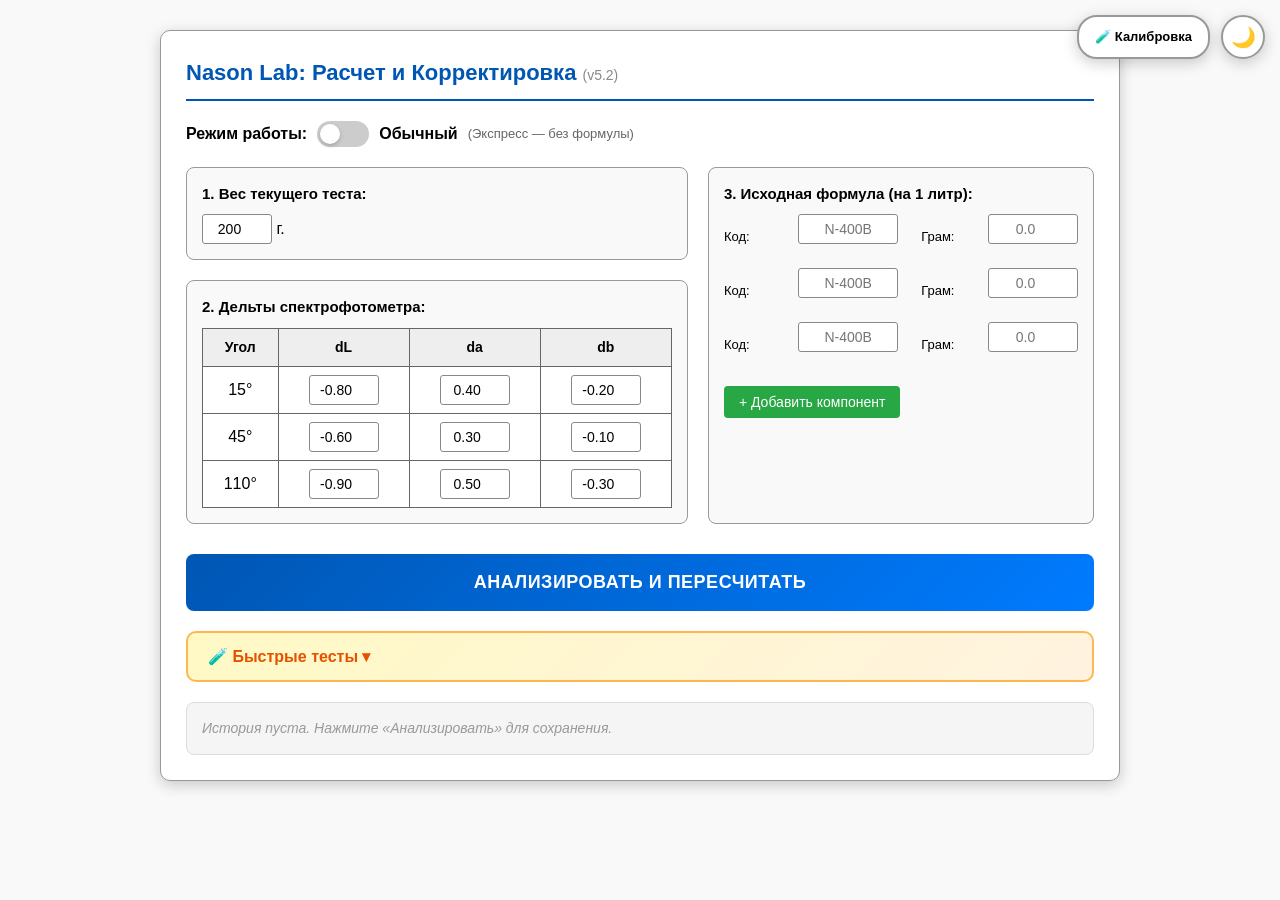
<file: index.html>
<!DOCTYPE html>
<html lang="ru">
<head>
    <meta charset="UTF-8">
    <meta name="viewport" content="width=device-width, initial-scale=1.0">
    <title>Nason Lab v5.1</title>
    <link rel="stylesheet" href="style.css">
</head>
<body>

<button class="btn-theme-toggle" id="themeToggle" onclick="toggleTheme()" title="Сменить тему">🌙</button>
<a href="calibration.html" class="btn-calibration-link" title="Калибровка пигментов">🧪 Калибровка</a>

<div class="container">
    <h2>Nason Lab: Расчет и Корректировка <small>(v5.2)</small></h2>

    <!-- ПЕРЕКЛЮЧАТЕЛЬ РЕЖИМОВ -->
    <div class="mode-switch-container" style="margin-bottom: 20px; display: flex; align-items: center; gap: 10px;">
        <span style="font-weight: bold; color: var(--text-primary);">Режим работы:</span>
        <label class="switch">
            <input type="checkbox" id="modeToggle" onchange="toggleMode()">
            <span class="slider"></span>
        </label>
        <span id="modeLabel" style="font-weight: bold; color: var(--accent-color);">Обычный</span>
        <span style="color: var(--text-secondary); font-size: 13px;">(Экспресс — без формулы)</span>
    </div>

    <div style="display:grid;grid-template-columns:1.3fr 1fr;gap:20px;" id="mainGrid">
        <!-- ЛЕВАЯ КОЛОНКА: ДАННЫЕ ПРИБОРА -->
        <div>
            <div class="section">
                <strong>1. Вес текущего теста:</strong>
                <input type="number" id="currentWeight" value="200" style="width:70px;"> г.
            </div>
            <div class="section">
                <strong>2. Дельты спектрофотометра:</strong>
                <table>
                    <tr><th>Угол</th><th>dL</th><th>da</th><th>db</th></tr>
                    <tr><td>15°</td><td><input type="number" id="l15" step="0.01" value="-0.80" oninput="validateDelta(this)" onblur="formatDelta(this)" onkeypress="if(event.keyCode===13){this.blur();return false;} return /[0-9.\-]/.test(String.fromCharCode(event.keyCode))"></td><td><input type="number" id="a15" step="0.01" value="0.40" oninput="validateDelta(this)" onblur="formatDelta(this)" onkeypress="if(event.keyCode===13){this.blur();return false;} return /[0-9.\-]/.test(String.fromCharCode(event.keyCode))"></td><td><input type="number" id="b15" step="0.01" value="-0.20" oninput="validateDelta(this)" onblur="formatDelta(this)" onkeypress="if(event.keyCode===13){this.blur();return false;} return /[0-9.\-]/.test(String.fromCharCode(event.keyCode))"></td></tr>
                    <tr><td>45°</td><td><input type="number" id="l45" step="0.01" value="-0.60" oninput="validateDelta(this)" onblur="formatDelta(this)" onkeypress="if(event.keyCode===13){this.blur();return false;} return /[0-9.\-]/.test(String.fromCharCode(event.keyCode))"></td><td><input type="number" id="a45" step="0.01" value="0.30" oninput="validateDelta(this)" onblur="formatDelta(this)" onkeypress="if(event.keyCode===13){this.blur();return false;} return /[0-9.\-]/.test(String.fromCharCode(event.keyCode))"></td><td><input type="number" id="b45" step="0.01" value="-0.10" oninput="validateDelta(this)" onblur="formatDelta(this)" onkeypress="if(event.keyCode===13){this.blur();return false;} return /[0-9.\-]/.test(String.fromCharCode(event.keyCode))"></td></tr>
                    <tr><td>110°</td><td><input type="number" id="l110" step="0.01" value="-0.90" oninput="validateDelta(this)" onblur="formatDelta(this)" onkeypress="if(event.keyCode===13){this.blur();return false;} return /[0-9.\-]/.test(String.fromCharCode(event.keyCode))"></td><td><input type="number" id="a110" step="0.01" value="0.50" oninput="validateDelta(this)" onblur="formatDelta(this)" onkeypress="if(event.keyCode===13){this.blur();return false;} return /[0-9.\-]/.test(String.fromCharCode(event.keyCode))"></td><td><input type="number" id="b110" step="0.01" value="-0.30" oninput="validateDelta(this)" onblur="formatDelta(this)" onkeypress="if(event.keyCode===13){this.blur();return false;} return /[0-9.\-]/.test(String.fromCharCode(event.keyCode))"></td></tr>
                </table>
            </div>
        </div>

        <!-- ПРАВАЯ КОЛОНКА: ФОРМУЛА -->
        <div class="section" id="formulaSection">
            <strong>3. Исходная формула (на 1 литр):</strong>
            <div id="formulaInputs">
                <div class="formula-row">
                    <span class="label-code">Код:</span>
                    <div class="code-wrapper"><input type="text" class="c-code" placeholder="N-400B" oninput="showPigmentName(this)" onkeypress="return handleCodeEnter(event)"><span class="pigment-label"></span></div>
                    <span class="label-gram">Грам:</span>
                    <input type="number" class="c-val" placeholder="0.0" min="0" step="0.01" oninput="validateGrams(this)" onblur="formatGrams(this)" onkeypress="if(event.keyCode===13){this.blur();return false;} return /[0-9.\-]/.test(String.fromCharCode(event.keyCode))">
                </div>
                <div class="formula-row">
                    <span class="label-code">Код:</span>
                    <div class="code-wrapper"><input type="text" class="c-code" placeholder="N-400B" oninput="showPigmentName(this)" onkeypress="return handleCodeEnter(event)"><span class="pigment-label"></span></div>
                    <span class="label-gram">Грам:</span>
                    <input type="number" class="c-val" placeholder="0.0" min="0" step="0.01" oninput="validateGrams(this)" onblur="formatGrams(this)" onkeypress="if(event.keyCode===13){this.blur();return false;} return /[0-9.\-]/.test(String.fromCharCode(event.keyCode))">
                </div>
                <div class="formula-row">
                    <span class="label-code">Код:</span>
                    <div class="code-wrapper"><input type="text" class="c-code" placeholder="N-400B" oninput="showPigmentName(this)" onkeypress="return handleCodeEnter(event)"><span class="pigment-label"></span></div>
                    <span class="label-gram">Грам:</span>
                    <input type="number" class="c-val" placeholder="0.0" min="0" step="0.01" oninput="validateGrams(this)" onblur="formatGrams(this)" onkeypress="if(event.keyCode===13){this.blur();return false;} return /[0-9.\-]/.test(String.fromCharCode(event.keyCode))">
                </div>
            </div>
            <button class="btn-add" onclick="addRow()">+ Добавить компонент</button>
        </div>

        <!-- ЭКСПРЕСС РЕЖИМ: ИНФО БЛОК (скрыт по умолчанию) -->
        <div class="section" id="expressInfoSection" style="display:none;">
            <strong style="color: var(--accent-color);">🚀 Экспресс-режим</strong>
            <p style="font-size: 13px; color: var(--text-secondary); margin-top: 10px;">
                Расчет корректировки производится напрямую от веса в стакане и текущих дельт.<br>
                Используется упрощенная логика на основе силы пигментов системы <strong>Nason Basecoat Tint</strong>.<br>
                Формула на литр не требуется.
            </p>
        </div>
    </div>

    <button class="btn-calc" onclick="calculate()">АНАЛИЗИРОВАТЬ И ПЕРЕСЧИТАТЬ</button>

    <!-- ПАНЕЛЬ БЫСТРЫХ ТЕСТОВ -->
    <button class="btn-quick-tests-toggle" onclick="toggleQuickTests()">🧪 Быстрые тесты ▾</button>
    <div class="quick-tests-panel" id="quickTestsPanel" style="display:none;">
        <h4>🧪 Быстрые тесты — нажми, чтобы загрузить и рассчитать</h4>
        <div class="test-buttons">
            <button class="btn-test" onclick="loadPreset('silver')">⚪ Серебристый металлик</button>
            <button class="btn-test" onclick="loadPreset('red')">🔴 Красный яркий</button>
            <button class="btn-test" onclick="loadPreset('blue')">🔵 Синий глубокий</button>
            <button class="btn-test" onclick="loadPreset('white_pearl')">⚪ Белый перламутр</button>
            <button class="btn-test" onclick="loadPreset('black')">⚫ Чёрный глубокий</button>
            <button class="btn-test" onclick="loadPreset('yellow')">🟡 Жёлтый лимон</button>
            <button class="btn-test" onclick="loadPreset('green')">🟢 Зелёный изумруд</button>
            <button class="btn-test" onclick="loadPreset('grey')">⚫ Серый нейтральный</button>
            <button class="btn-test" onclick="loadPreset('orange')">🟠 Оранжевый</button>
            <button class="btn-test" onclick="loadPreset('violet')">🟣 Фиолетовый</button>
            <button class="btn-test" onclick="loadPreset('too_light')">⬆️ Слишком светло</button>
            <button class="btn-test" onclick="loadPreset('too_dark')">⬇️ Слишком тёмно</button>
            <button class="btn-test" onclick="loadPreset('too_red')">➡️ Слишком красно</button>
            <button class="btn-test" onclick="loadPreset('too_blue')">⬅️ Слишком сине</button>
        </div>
    </div>

    <div id="report"></div>

    <!-- ИСТОРИЯ -->
    <div class="history-panel" id="historyContainer">
        <h4>📜 История расчётов</h4>
        <p class="history-empty">Нажмите «Анализировать» для сохранения.</p>
    </div>

    <!-- ЭКСПОРТ КАЛИБРОВКИ -->
    <div class="history-panel" id="calExportPanel" style="display:none;">
        <h4>✅ Откалиброванные пигменты</h4>
        <p id="calExportInfo" style="font-size:13px;color:var(--text-secondary);"></p>
        <button class="btn-cal" style="font-size:13px;padding:8px 16px;cursor:pointer;" onclick="exportCalibratedFromMain()">📥 Скачать обновлённую базу (JSON)</button>
    </div>
</div>

<script src="app.js"></script>
<script src="test.js"></script>
<script>
// Экспорт калибровки с главной страницы
function exportCalibratedFromMain() {
    const calibrated = getCalibratedVectors();
    if (Object.keys(calibrated).length === 0) {
        alert('Нет откалиброванных пигментов. Сначала откалибруйте пигменты на странице калибровки.');
        return;
    }
    const exportData = {
        system: 'Nason Basecoat Tint (Calibrated)',
        version: '5.1',
        calibratedDate: new Date().toISOString(),
        note: 'Векторы influence рассчитаны по реальным выкрасам.',
        calibratedPigments: {}
    };
    for (const [code, data] of Object.entries(calibrated)) {
        exportData.calibratedPigments[`N-${code}`] = {
            influence: { dL: data.dL, da: data.da, db: data.db },
            measuredGrams: data.grams,
            baseWeight: data.baseWeight,
            measuredDate: data.date
        };
    }
    const blob = new Blob([JSON.stringify(exportData, null, 2)], { type: 'application/json' });
    const url = URL.createObjectURL(blob);
    const a = document.createElement('a');
    a.href = url;
    a.download = `nason-calibrated-vectors-${new Date().toISOString().slice(0,10)}.json`;
    a.click();
    URL.revokeObjectURL(url);
}
</script>
</body>
</html>
</file>
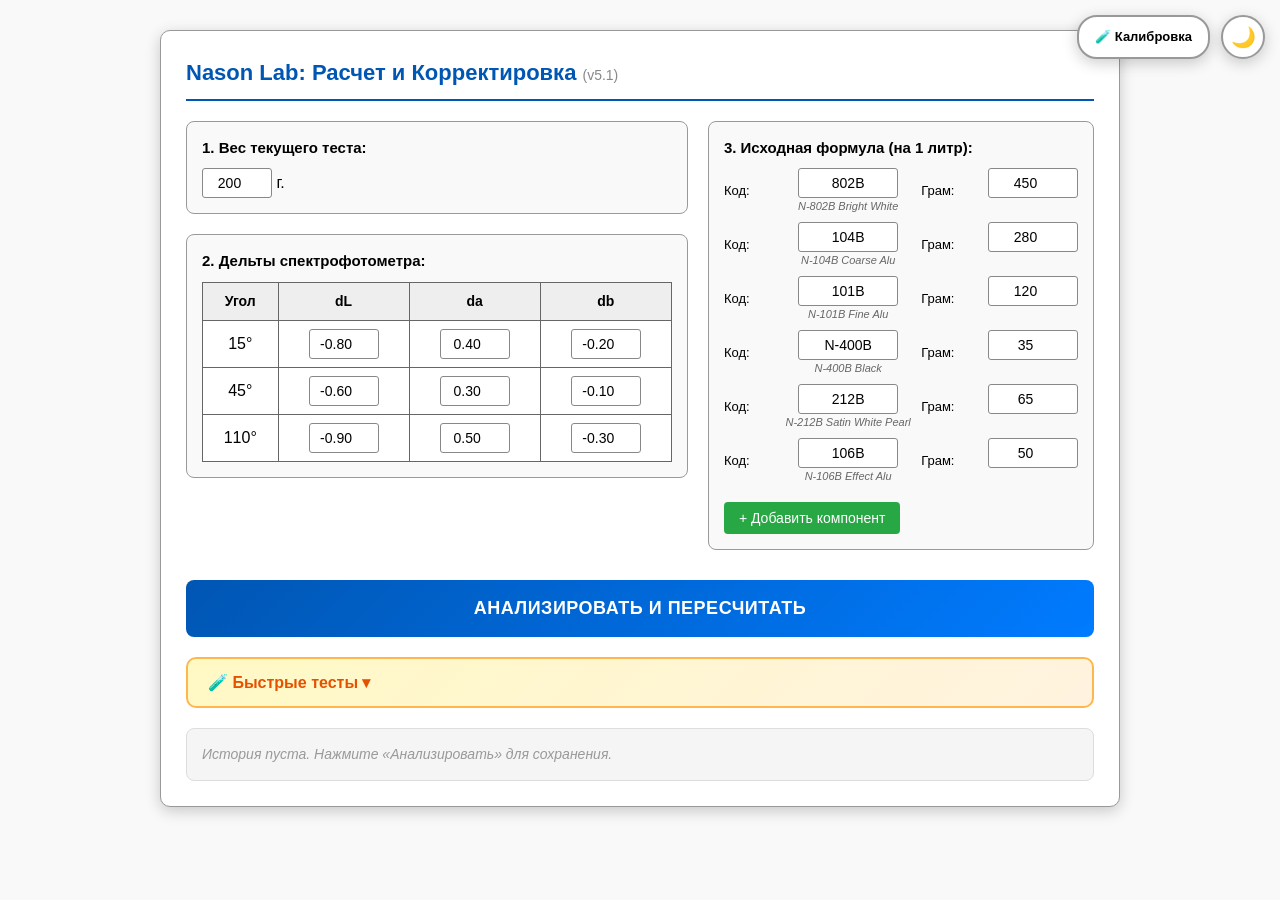
<file: color2/index.html>
<!DOCTYPE html>
<html lang="ru">
<head>
    <meta charset="UTF-8">
    <meta name="viewport" content="width=device-width, initial-scale=1.0">
    <title>Nason Lab v5.1</title>
    <link rel="stylesheet" href="style.css">
</head>
<body>

<button class="btn-theme-toggle" id="themeToggle" onclick="toggleTheme()" title="Сменить тему">🌙</button>
<a href="calibration.html" class="btn-calibration-link" title="Калибровка пигментов">🧪 Калибровка</a>

<div class="container">
    <h2>Nason Lab: Расчет и Корректировка <small>(v5.1)</small></h2>

    <div style="display:grid;grid-template-columns:1.3fr 1fr;gap:20px;">
        <!-- ЛЕВАЯ КОЛОНКА: ДАННЫЕ ПРИБОРА -->
        <div>
            <div class="section">
                <strong>1. Вес текущего теста:</strong>
                <input type="number" id="currentWeight" value="200" style="width:70px;"> г.
            </div>
            <div class="section">
                <strong>2. Дельты спектрофотометра:</strong>
                <table>
                    <tr><th>Угол</th><th>dL</th><th>da</th><th>db</th></tr>
                    <tr><td>15°</td><td><input type="number" id="l15" step="0.01" value="-0.80" oninput="validateDelta(this)" onblur="formatDelta(this)" onkeypress="if(event.keyCode===13){this.blur();return false;} return /[0-9.\-]/.test(String.fromCharCode(event.keyCode))"></td><td><input type="number" id="a15" step="0.01" value="0.40" oninput="validateDelta(this)" onblur="formatDelta(this)" onkeypress="if(event.keyCode===13){this.blur();return false;} return /[0-9.\-]/.test(String.fromCharCode(event.keyCode))"></td><td><input type="number" id="b15" step="0.01" value="-0.20" oninput="validateDelta(this)" onblur="formatDelta(this)" onkeypress="if(event.keyCode===13){this.blur();return false;} return /[0-9.\-]/.test(String.fromCharCode(event.keyCode))"></td></tr>
                    <tr><td>45°</td><td><input type="number" id="l45" step="0.01" value="-0.60" oninput="validateDelta(this)" onblur="formatDelta(this)" onkeypress="if(event.keyCode===13){this.blur();return false;} return /[0-9.\-]/.test(String.fromCharCode(event.keyCode))"></td><td><input type="number" id="a45" step="0.01" value="0.30" oninput="validateDelta(this)" onblur="formatDelta(this)" onkeypress="if(event.keyCode===13){this.blur();return false;} return /[0-9.\-]/.test(String.fromCharCode(event.keyCode))"></td><td><input type="number" id="b45" step="0.01" value="-0.10" oninput="validateDelta(this)" onblur="formatDelta(this)" onkeypress="if(event.keyCode===13){this.blur();return false;} return /[0-9.\-]/.test(String.fromCharCode(event.keyCode))"></td></tr>
                    <tr><td>110°</td><td><input type="number" id="l110" step="0.01" value="-0.90" oninput="validateDelta(this)" onblur="formatDelta(this)" onkeypress="if(event.keyCode===13){this.blur();return false;} return /[0-9.\-]/.test(String.fromCharCode(event.keyCode))"></td><td><input type="number" id="a110" step="0.01" value="0.50" oninput="validateDelta(this)" onblur="formatDelta(this)" onkeypress="if(event.keyCode===13){this.blur();return false;} return /[0-9.\-]/.test(String.fromCharCode(event.keyCode))"></td><td><input type="number" id="b110" step="0.01" value="-0.30" oninput="validateDelta(this)" onblur="formatDelta(this)" onkeypress="if(event.keyCode===13){this.blur();return false;} return /[0-9.\-]/.test(String.fromCharCode(event.keyCode))"></td></tr>
                </table>
            </div>
        </div>

        <!-- ПРАВАЯ КОЛОНКА: ФОРМУЛА -->
        <div class="section">
            <strong>3. Исходная формула (на 1 литр):</strong>
            <div id="formulaInputs">
                <div class="formula-row">
                    <span class="label-code">Код:</span>
                    <div class="code-wrapper"><input type="text" class="c-code" value="802B" placeholder="N-400B" oninput="showPigmentName(this)" onkeypress="return handleCodeEnter(event)"><span class="pigment-label"></span></div>
                    <span class="label-gram">Грам:</span>
                    <input type="number" class="c-val" value="450" placeholder="0.0" min="0" step="0.01" oninput="validateGrams(this)" onblur="formatGrams(this)" onkeypress="if(event.keyCode===13){this.blur();return false;} return /[0-9.\-]/.test(String.fromCharCode(event.keyCode))">
                </div>
                <div class="formula-row">
                    <span class="label-code">Код:</span>
                    <div class="code-wrapper"><input type="text" class="c-code" value="104B" placeholder="N-400B" oninput="showPigmentName(this)" onkeypress="return handleCodeEnter(event)"><span class="pigment-label"></span></div>
                    <span class="label-gram">Грам:</span>
                    <input type="number" class="c-val" value="280" placeholder="0.0" min="0" step="0.01" oninput="validateGrams(this)" onblur="formatGrams(this)" onkeypress="if(event.keyCode===13){this.blur();return false;} return /[0-9.\-]/.test(String.fromCharCode(event.keyCode))">
                </div>
                <div class="formula-row">
                    <span class="label-code">Код:</span>
                    <div class="code-wrapper"><input type="text" class="c-code" value="101B" placeholder="N-400B" oninput="showPigmentName(this)" onkeypress="return handleCodeEnter(event)"><span class="pigment-label"></span></div>
                    <span class="label-gram">Грам:</span>
                    <input type="number" class="c-val" value="120" placeholder="0.0" min="0" step="0.01" oninput="validateGrams(this)" onblur="formatGrams(this)" onkeypress="if(event.keyCode===13){this.blur();return false;} return /[0-9.\-]/.test(String.fromCharCode(event.keyCode))">
                </div>
                <div class="formula-row">
                    <span class="label-code">Код:</span>
                    <div class="code-wrapper"><input type="text" class="c-code" value="N-400B" placeholder="N-400B" oninput="showPigmentName(this)" onkeypress="return handleCodeEnter(event)"><span class="pigment-label"></span></div>
                    <span class="label-gram">Грам:</span>
                    <input type="number" class="c-val" value="35" placeholder="0.0" min="0" step="0.01" oninput="validateGrams(this)" onblur="formatGrams(this)" onkeypress="if(event.keyCode===13){this.blur();return false;} return /[0-9.\-]/.test(String.fromCharCode(event.keyCode))">
                </div>
                <div class="formula-row">
                    <span class="label-code">Код:</span>
                    <div class="code-wrapper"><input type="text" class="c-code" value="212B" placeholder="N-400B" oninput="showPigmentName(this)" onkeypress="return handleCodeEnter(event)"><span class="pigment-label"></span></div>
                    <span class="label-gram">Грам:</span>
                    <input type="number" class="c-val" value="65" placeholder="0.0" min="0" step="0.01" oninput="validateGrams(this)" onblur="formatGrams(this)" onkeypress="if(event.keyCode===13){this.blur();return false;} return /[0-9.\-]/.test(String.fromCharCode(event.keyCode))">
                </div>
                <div class="formula-row">
                    <span class="label-code">Код:</span>
                    <div class="code-wrapper"><input type="text" class="c-code" value="106B" placeholder="N-400B" oninput="showPigmentName(this)" onkeypress="return handleCodeEnter(event)"><span class="pigment-label"></span></div>
                    <span class="label-gram">Грам:</span>
                    <input type="number" class="c-val" value="50" placeholder="0.0" min="0" step="0.01" oninput="validateGrams(this)" onblur="formatGrams(this)" onkeypress="if(event.keyCode===13){this.blur();return false;} return /[0-9.\-]/.test(String.fromCharCode(event.keyCode))">
                </div>
            </div>
            <button class="btn-add" onclick="addRow()">+ Добавить компонент</button>
        </div>
    </div>

    <button class="btn-calc" onclick="calculate()">АНАЛИЗИРОВАТЬ И ПЕРЕСЧИТАТЬ</button>

    <!-- ПАНЕЛЬ БЫСТРЫХ ТЕСТОВ -->
    <button class="btn-quick-tests-toggle" onclick="toggleQuickTests()">🧪 Быстрые тесты ▾</button>
    <div class="quick-tests-panel" id="quickTestsPanel" style="display:none;">
        <h4>🧪 Быстрые тесты — нажми, чтобы загрузить и рассчитать</h4>
        <div class="test-buttons">
            <button class="btn-test" onclick="loadPreset('silver')">⚪ Серебристый металлик</button>
            <button class="btn-test" onclick="loadPreset('red')">🔴 Красный яркий</button>
            <button class="btn-test" onclick="loadPreset('blue')">🔵 Синий глубокий</button>
            <button class="btn-test" onclick="loadPreset('white_pearl')">⚪ Белый перламутр</button>
            <button class="btn-test" onclick="loadPreset('black')">⚫ Чёрный глубокий</button>
            <button class="btn-test" onclick="loadPreset('yellow')">🟡 Жёлтый лимон</button>
            <button class="btn-test" onclick="loadPreset('green')">🟢 Зелёный изумруд</button>
            <button class="btn-test" onclick="loadPreset('grey')">⚫ Серый нейтральный</button>
            <button class="btn-test" onclick="loadPreset('orange')">🟠 Оранжевый</button>
            <button class="btn-test" onclick="loadPreset('violet')">🟣 Фиолетовый</button>
            <button class="btn-test" onclick="loadPreset('too_light')">⬆️ Слишком светло</button>
            <button class="btn-test" onclick="loadPreset('too_dark')">⬇️ Слишком тёмно</button>
            <button class="btn-test" onclick="loadPreset('too_red')">➡️ Слишком красно</button>
            <button class="btn-test" onclick="loadPreset('too_blue')">⬅️ Слишком сине</button>
        </div>
    </div>

    <div id="report"></div>

    <!-- ИСТОРИЯ -->
    <div class="history-panel" id="historyContainer">
        <h4>📜 История расчётов</h4>
        <p class="history-empty">Нажмите «Анализировать» для сохранения.</p>
    </div>

    <!-- ЭКСПОРТ КАЛИБРОВКИ -->
    <div class="history-panel" id="calExportPanel" style="display:none;">
        <h4>✅ Откалиброванные пигменты</h4>
        <p id="calExportInfo" style="font-size:13px;color:var(--text-secondary);"></p>
        <button class="btn-cal" style="font-size:13px;padding:8px 16px;cursor:pointer;" onclick="exportCalibratedFromMain()">📥 Скачать обновлённую базу (JSON)</button>
    </div>
</div>

<script src="app.js"></script>
<script src="test.js"></script>
<script>
// Экспорт калибровки с главной страницы
function exportCalibratedFromMain() {
    const calibrated = getCalibratedVectors();
    if (Object.keys(calibrated).length === 0) {
        alert('Нет откалиброванных пигментов. Сначала откалибруйте пигменты на странице калибровки.');
        return;
    }
    const exportData = {
        system: 'Nason Basecoat Tint (Calibrated)',
        version: '5.1',
        calibratedDate: new Date().toISOString(),
        note: 'Векторы influence рассчитаны по реальным выкрасам.',
        calibratedPigments: {}
    };
    for (const [code, data] of Object.entries(calibrated)) {
        exportData.calibratedPigments[`N-${code}`] = {
            influence: { dL: data.dL, da: data.da, db: data.db },
            measuredGrams: data.grams,
            baseWeight: data.baseWeight,
            measuredDate: data.date
        };
    }
    const blob = new Blob([JSON.stringify(exportData, null, 2)], { type: 'application/json' });
    const url = URL.createObjectURL(blob);
    const a = document.createElement('a');
    a.href = url;
    a.download = `nason-calibrated-vectors-${new Date().toISOString().slice(0,10)}.json`;
    a.click();
    URL.revokeObjectURL(url);
}
</script>
</body>
</html>
</file>
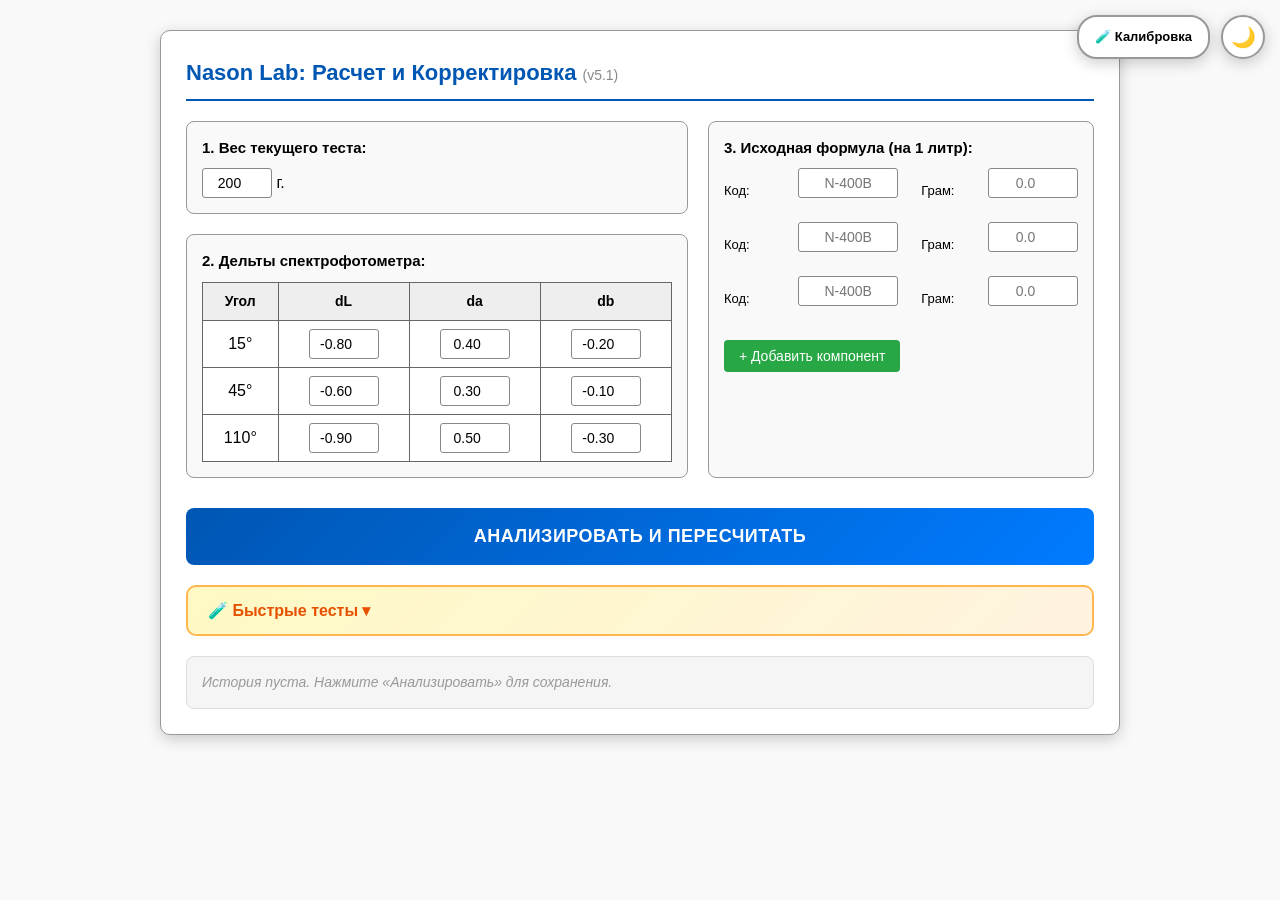
<file: wortspace/index.html>
<!DOCTYPE html>
<html lang="ru">
<head>
    <meta charset="UTF-8">
    <meta name="viewport" content="width=device-width, initial-scale=1.0">
    <title>Nason Lab v5.1</title>
    <link rel="stylesheet" href="style.css">
</head>
<body>

<button class="btn-theme-toggle" id="themeToggle" onclick="toggleTheme()" title="Сменить тему">🌙</button>
<a href="calibration.html" class="btn-calibration-link" title="Калибровка пигментов">🧪 Калибровка</a>

<div class="container">
    <h2>Nason Lab: Расчет и Корректировка <small>(v5.1)</small></h2>

    <div style="display:grid;grid-template-columns:1.3fr 1fr;gap:20px;">
        <!-- ЛЕВАЯ КОЛОНКА: ДАННЫЕ ПРИБОРА -->
        <div>
            <div class="section">
                <strong>1. Вес текущего теста:</strong>
                <input type="number" id="currentWeight" value="200" style="width:70px;"> г.
            </div>
            <div class="section">
                <strong>2. Дельты спектрофотометра:</strong>
                <table>
                    <tr><th>Угол</th><th>dL</th><th>da</th><th>db</th></tr>
                    <tr><td>15°</td><td><input type="number" id="l15" step="0.01" value="-0.80" oninput="validateDelta(this)" onblur="formatDelta(this)" onkeypress="if(event.keyCode===13){this.blur();return false;} return /[0-9.\-]/.test(String.fromCharCode(event.keyCode))"></td><td><input type="number" id="a15" step="0.01" value="0.40" oninput="validateDelta(this)" onblur="formatDelta(this)" onkeypress="if(event.keyCode===13){this.blur();return false;} return /[0-9.\-]/.test(String.fromCharCode(event.keyCode))"></td><td><input type="number" id="b15" step="0.01" value="-0.20" oninput="validateDelta(this)" onblur="formatDelta(this)" onkeypress="if(event.keyCode===13){this.blur();return false;} return /[0-9.\-]/.test(String.fromCharCode(event.keyCode))"></td></tr>
                    <tr><td>45°</td><td><input type="number" id="l45" step="0.01" value="-0.60" oninput="validateDelta(this)" onblur="formatDelta(this)" onkeypress="if(event.keyCode===13){this.blur();return false;} return /[0-9.\-]/.test(String.fromCharCode(event.keyCode))"></td><td><input type="number" id="a45" step="0.01" value="0.30" oninput="validateDelta(this)" onblur="formatDelta(this)" onkeypress="if(event.keyCode===13){this.blur();return false;} return /[0-9.\-]/.test(String.fromCharCode(event.keyCode))"></td><td><input type="number" id="b45" step="0.01" value="-0.10" oninput="validateDelta(this)" onblur="formatDelta(this)" onkeypress="if(event.keyCode===13){this.blur();return false;} return /[0-9.\-]/.test(String.fromCharCode(event.keyCode))"></td></tr>
                    <tr><td>110°</td><td><input type="number" id="l110" step="0.01" value="-0.90" oninput="validateDelta(this)" onblur="formatDelta(this)" onkeypress="if(event.keyCode===13){this.blur();return false;} return /[0-9.\-]/.test(String.fromCharCode(event.keyCode))"></td><td><input type="number" id="a110" step="0.01" value="0.50" oninput="validateDelta(this)" onblur="formatDelta(this)" onkeypress="if(event.keyCode===13){this.blur();return false;} return /[0-9.\-]/.test(String.fromCharCode(event.keyCode))"></td><td><input type="number" id="b110" step="0.01" value="-0.30" oninput="validateDelta(this)" onblur="formatDelta(this)" onkeypress="if(event.keyCode===13){this.blur();return false;} return /[0-9.\-]/.test(String.fromCharCode(event.keyCode))"></td></tr>
                </table>
            </div>
        </div>

        <!-- ПРАВАЯ КОЛОНКА: ФОРМУЛА -->
        <div class="section">
            <strong>3. Исходная формула (на 1 литр):</strong>
            <div id="formulaInputs">
                <div class="formula-row">
                    <span class="label-code">Код:</span>
                    <div class="code-wrapper"><input type="text" class="c-code" value="" placeholder="N-400B" oninput="showPigmentName(this)" onkeypress="return handleCodeEnter(event)"><span class="pigment-label"></span></div>
                    <span class="label-gram">Грам:</span>
                    <input type="number" class="c-val" value="" placeholder="0.0" min="0" step="0.01" oninput="validateGrams(this)" onblur="formatGrams(this)" onkeypress="if(event.keyCode===13){this.blur();return false;} return /[0-9.\-]/.test(String.fromCharCode(event.keyCode))">
                </div>
                <div class="formula-row">
                    <span class="label-code">Код:</span>
                    <div class="code-wrapper"><input type="text" class="c-code" value="" placeholder="N-400B" oninput="showPigmentName(this)" onkeypress="return handleCodeEnter(event)"><span class="pigment-label"></span></div>
                    <span class="label-gram">Грам:</span>
                    <input type="number" class="c-val" value="" placeholder="0.0" min="0" step="0.01" oninput="validateGrams(this)" onblur="formatGrams(this)" onkeypress="if(event.keyCode===13){this.blur();return false;} return /[0-9.\-]/.test(String.fromCharCode(event.keyCode))">
                </div>
                <div class="formula-row">
                    <span class="label-code">Код:</span>
                    <div class="code-wrapper"><input type="text" class="c-code" value="" placeholder="N-400B" oninput="showPigmentName(this)" onkeypress="return handleCodeEnter(event)"><span class="pigment-label"></span></div>
                    <span class="label-gram">Грам:</span>
                    <input type="number" class="c-val" value="" placeholder="0.0" min="0" step="0.01" oninput="validateGrams(this)" onblur="formatGrams(this)" onkeypress="if(event.keyCode===13){this.blur();return false;} return /[0-9.\-]/.test(String.fromCharCode(event.keyCode))">
                </div>
            </div>
            <button class="btn-add" onclick="addRow()">+ Добавить компонент</button>
        </div>
    </div>

    <button class="btn-calc" onclick="calculate()">АНАЛИЗИРОВАТЬ И ПЕРЕСЧИТАТЬ</button>

    <!-- ПАНЕЛЬ БЫСТРЫХ ТЕСТОВ -->
    <button class="btn-quick-tests-toggle" onclick="toggleQuickTests()">🧪 Быстрые тесты ▾</button>
    <div class="quick-tests-panel" id="quickTestsPanel" style="display:none;">
        <h4>🧪 Быстрые тесты — нажми, чтобы загрузить и рассчитать</h4>
        <div class="test-buttons">
            <button class="btn-test" onclick="loadPreset('silver')">⚪ Серебристый металлик</button>
            <button class="btn-test" onclick="loadPreset('red')">🔴 Красный яркий</button>
            <button class="btn-test" onclick="loadPreset('blue')">🔵 Синий глубокий</button>
            <button class="btn-test" onclick="loadPreset('white_pearl')">⚪ Белый перламутр</button>
            <button class="btn-test" onclick="loadPreset('black')">⚫ Чёрный глубокий</button>
            <button class="btn-test" onclick="loadPreset('yellow')">🟡 Жёлтый лимон</button>
            <button class="btn-test" onclick="loadPreset('green')">🟢 Зелёный изумруд</button>
            <button class="btn-test" onclick="loadPreset('grey')">⚫ Серый нейтральный</button>
            <button class="btn-test" onclick="loadPreset('orange')">🟠 Оранжевый</button>
            <button class="btn-test" onclick="loadPreset('violet')">🟣 Фиолетовый</button>
            <button class="btn-test" onclick="loadPreset('too_light')">⬆️ Слишком светло</button>
            <button class="btn-test" onclick="loadPreset('too_dark')">⬇️ Слишком тёмно</button>
            <button class="btn-test" onclick="loadPreset('too_red')">➡️ Слишком красно</button>
            <button class="btn-test" onclick="loadPreset('too_blue')">⬅️ Слишком сине</button>
        </div>
    </div>

    <div id="report"></div>

    <!-- ИСТОРИЯ -->
    <div class="history-panel" id="historyContainer">
        <h4>📜 История расчётов</h4>
        <p class="history-empty">Нажмите «Анализировать» для сохранения.</p>
    </div>

    <!-- ЭКСПОРТ КАЛИБРОВКИ -->
    <div class="history-panel" id="calExportPanel" style="display:none;">
        <h4>✅ Откалиброванные пигменты</h4>
        <p id="calExportInfo" style="font-size:13px;color:var(--text-secondary);"></p>
        <button class="btn-cal" style="font-size:13px;padding:8px 16px;cursor:pointer;" onclick="exportCalibratedFromMain()">📥 Скачать обновлённую базу (JSON)</button>
    </div>
</div>

<script src="app.js"></script>
<script src="test.js"></script>
<script>
// Экспорт калибровки с главной страницы
function exportCalibratedFromMain() {
    const calibrated = getCalibratedVectors();
    if (Object.keys(calibrated).length === 0) {
        alert('Нет откалиброванных пигментов. Сначала откалибруйте пигменты на странице калибровки.');
        return;
    }
    const exportData = {
        system: 'Nason Basecoat Tint (Calibrated)',
        version: '5.1',
        calibratedDate: new Date().toISOString(),
        note: 'Векторы influence рассчитаны по реальным выкрасам.',
        calibratedPigments: {}
    };
    for (const [code, data] of Object.entries(calibrated)) {
        exportData.calibratedPigments[`N-${code}`] = {
            influence: { dL: data.dL, da: data.da, db: data.db },
            measuredGrams: data.grams,
            baseWeight: data.baseWeight,
            measuredDate: data.date
        };
    }
    const blob = new Blob([JSON.stringify(exportData, null, 2)], { type: 'application/json' });
    const url = URL.createObjectURL(blob);
    const a = document.createElement('a');
    a.href = url;
    a.download = `nason-calibrated-vectors-${new Date().toISOString().slice(0,10)}.json`;
    a.click();
    URL.revokeObjectURL(url);
}
</script>
</body>
</html>
</file>
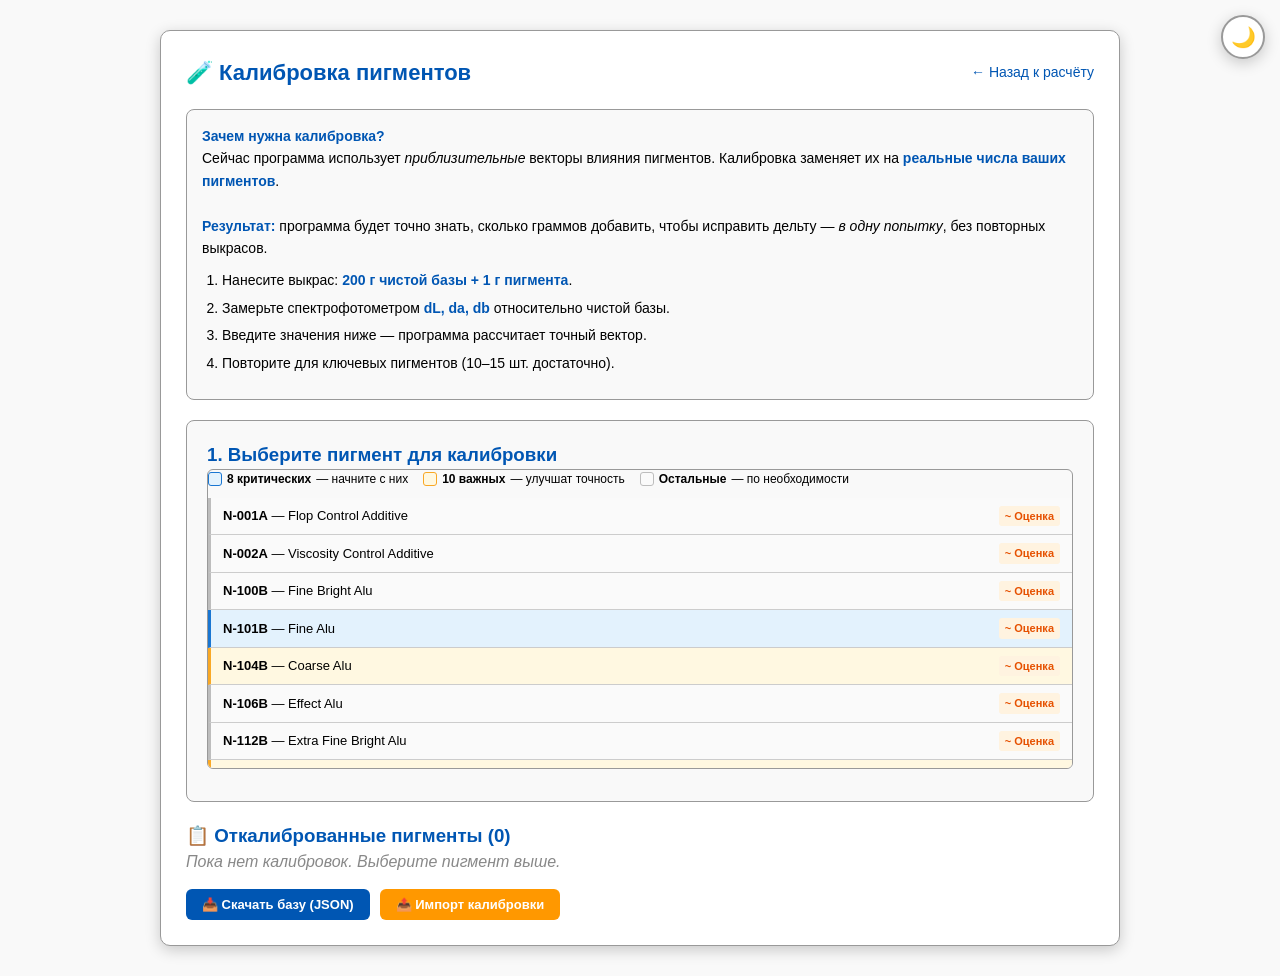
<file: calibration.html>
<!DOCTYPE html>
<html lang="ru">
<head>
    <meta charset="UTF-8">
    <meta name="viewport" content="width=device-width, initial-scale=1.0">
    <title>Nason Lab — Калибровка пигментов</title>
    <link rel="stylesheet" href="style.css">
    <style>
        .cal-header {
            display: flex;
            justify-content: space-between;
            align-items: center;
            margin-bottom: 20px;
        }
        .cal-header a {
            color: var(--accent);
            text-decoration: none;
            font-size: 14px;
        }
        .cal-header a:hover { text-decoration: underline; }
        .cal-info {
            background: var(--bg-section);
            border: 1px solid var(--border);
            border-radius: 8px;
            padding: 15px;
            margin-bottom: 20px;
            font-size: 14px;
            line-height: 1.6;
        }
        .cal-info strong { color: var(--accent); }
        .cal-steps { margin: 10px 0; padding-left: 20px; }
        .cal-steps li { margin-bottom: 5px; }
        .cal-form {
            background: var(--bg-section);
            border: 1px solid var(--border);
            border-radius: 8px;
            padding: 20px;
            margin-bottom: 20px;
        }
        .cal-form h3 { margin-top: 0; color: var(--accent); }
        .cal-field {
            margin-bottom: 12px;
        }
        .cal-field label {
            display: block;
            margin-bottom: 4px;
            font-size: 14px;
            font-weight: 600;
        }
        .cal-field input, .cal-field select {
            width: 100%;
            max-width: 200px;
            padding: 8px 10px;
            border: 1px solid var(--border-input);
            border-radius: 4px;
            font-size: 14px;
            background: var(--bg-input);
            color: var(--text);
        }
        .cal-row {
            display: flex;
            gap: 15px;
            flex-wrap: wrap;
        }
        .cal-row .cal-field { flex: 1; min-width: 150px; }
        .btn-cal {
            background: var(--accent);
            color: #fff;
            border: none;
            padding: 12px 24px;
            border-radius: 6px;
            font-size: 15px;
            cursor: pointer;
            font-weight: 600;
        }
        .btn-cal:hover { background: var(--accent-hover); }
        .cal-result {
            display: none;
            background: var(--bg-report);
            border-left: 5px solid var(--success);
            border-radius: 8px;
            padding: 15px;
            margin-top: 15px;
        }
        .cal-result h4 { margin-top: 0; }
        .cal-table {
            width: 100%;
            border-collapse: collapse;
            margin-top: 10px;
        }
        .cal-table th, .cal-table td {
            border: 1px solid var(--border-table);
            padding: 8px;
            text-align: center;
            font-size: 13px;
        }
        .cal-table th { background: var(--bg-th); }
        .cal-table .improved { color: var(--success); font-weight: bold; }
        .cal-history {
            margin-top: 20px;
        }
        .cal-history h3 { color: var(--accent); }
        .cal-history-item {
            background: var(--bg-history-item);
            border: 1px solid var(--border-light);
            border-radius: 6px;
            padding: 10px 12px;
            margin-bottom: 8px;
            font-size: 13px;
        }
        .cal-history-item .pigment-code { font-weight: bold; }
        .cal-pigment-list {
            max-height: 300px;
            overflow-y: auto;
            border: 1px solid var(--border);
            border-radius: 6px;
            margin-bottom: 12px;
        }
        .cal-pigment-item {
            padding: 8px 12px;
            cursor: pointer;
            border-bottom: 1px solid var(--border-light);
            font-size: 13px;
            display: flex;
            justify-content: space-between;
            align-items: center;
        }
        .cal-pigment-item:hover { background: var(--bg-section); }
        .cal-pigment-item:last-child { border-bottom: none; }
        .cal-pigment-item .calibrated {
            color: var(--success);
            font-size: 11px;
        }
        .cal-pigment-item.selected {
            background: var(--accent) !important;
            color: #fff;
        }
        .cal-pigment-item.selected .calibrated { color: #cfc; }

        /* Приоритеты — цвет фона */
        .cal-pigment-item.priority-critical {
            background: #e3f2fd;
            border-left: 3px solid #1976d2;
        }
        .cal-pigment-item.priority-important {
            background: #fff8e1;
            border-left: 3px solid #f9a825;
        }
        .cal-pigment-item.priority-optional {
            background: #fafafa;
            border-left: 3px solid #bdbdbd;
        }
        :root.dark-theme .priority-critical {
            background: #0d2137 !important;
            border-left-color: #42a5f5;
        }
        :root.dark-theme .priority-important {
            background: #2e2500 !important;
            border-left-color: #fdd835;
        }
        :root.dark-theme .priority-optional {
            background: #1a1a1a !important;
            border-left-color: #555;
        }
        .cal-pigment-item.selected.priority-critical,
        .cal-pigment-item.selected.priority-important,
        .cal-pigment-item.selected.priority-optional {
            background: var(--accent) !important;
            border-left-color: var(--accent);
        }

        /* Легенда приоритетов */
        .priority-legend {
            display: flex;
            gap: 15px;
            flex-wrap: wrap;
            margin-bottom: 10px;
            font-size: 12px;
        }
        .priority-legend-item {
            display: flex;
            align-items: center;
            gap: 5px;
        }
        .priority-legend-color {
            width: 14px;
            height: 14px;
            border-radius: 3px;
            border: 1px solid #ccc;
        }
        .priority-legend-color.critical { background: #e3f2fd; border-color: #1976d2; }
        .priority-legend-color.important { background: #fff8e1; border-color: #f9a825; }
        .priority-legend-color.optional { background: #fafafa; border-color: #bdbdbd; }
        :root.dark-theme .priority-legend-color.critical { background: #0d2137; border-color: #42a5f5; }
        :root.dark-theme .priority-legend-color.important { background: #2e2500; border-color: #fdd835; }
        :root.dark-theme .priority-legend-color.optional { background: #1a1a1a; border-color: #555; }
        .badge {
            display: inline-block;
            padding: 2px 6px;
            border-radius: 3px;
            font-size: 11px;
            font-weight: 600;
        }
        .badge-calibrated { background: #e8f5e9; color: #2e7d32; }
        .badge-estimate { background: #fff3e0; color: #e65100; }
        :root.dark-theme .badge-calibrated { background: #1b5e20; color: #a5d6a7; }
        :root.dark-theme .badge-estimate { background: #4e342e; color: #ffcc80; }
    </style>
</head>
<body>

<button class="btn-theme-toggle" id="themeToggle" onclick="toggleTheme()" title="Сменить тему">🌙</button>

<div class="container">
    <div class="cal-header">
        <h2 style="border:none;margin:0;padding:0;">🧪 Калибровка пигментов</h2>
        <a href="index.html">← Назад к расчёту</a>
    </div>

    <div class="cal-info">
        <strong>Зачем нужна калибровка?</strong><br>
        Сейчас программа использует <em>приблизительные</em> векторы влияния пигментов.
        Калибровка заменяет их на <strong>реальные числа ваших пигментов</strong>.<br><br>
        <strong>Результат:</strong> программа будет точно знать, сколько граммов добавить,
        чтобы исправить дельту — <em>в одну попытку</em>, без повторных выкрасов.
        <ol class="cal-steps">
            <li>Нанесите выкрас: <strong>200 г чистой базы + 1 г пигмента</strong>.</li>
            <li>Замерьте спектрофотометром <strong>dL, da, db</strong> относительно чистой базы.</li>
            <li>Введите значения ниже — программа рассчитает точный вектор.</li>
            <li>Повторите для ключевых пигментов (10–15 шт. достаточно).</li>
        </ol>
    </div>

    <!-- Список пигментов -->
    <div class="cal-form">
        <h3>1. Выберите пигмент для калибровки</h3>
        <div class="cal-pigment-list" id="pigmentList"></div>
        <div id="selectedPigmentInfo" style="font-size:13px;color:var(--text-secondary);"></div>
    </div>

    <!-- Форма ввода замера -->
    <div class="cal-form" id="calForm" style="display:none;">
        <h3>2. Введите результат замера</h3>
        <div class="cal-row">
            <div class="cal-field">
                <label>Вес базы (г)</label>
                <input type="number" id="baseWeight" value="200" step="1" min="50">
            </div>
            <div class="cal-field">
                <label>Добавлено пигмента (г)</label>
                <input type="number" id="pigGrams" value="1" step="0.1" min="0.1">
            </div>
        </div>
        <div class="cal-row">
            <div class="cal-field">
                <label>ΔL (светлота)</label>
                <input type="number" id="measuredDL" step="0.01" placeholder="например: -0.72">
            </div>
            <div class="cal-field">
                <label>Δa (краснота/зеленота)</label>
                <input type="number" id="measuredDA" step="0.01" placeholder="например: -0.05">
            </div>
            <div class="cal-field">
                <label>Δb (желтизна/синевa)</label>
                <input type="number" id="measuredDB" step="0.01" placeholder="например: -0.10">
            </div>
        </div>
        <button class="btn-cal" onclick="calculateCalibration()">📐 Рассчитать вектор</button>

        <!-- Результат -->
        <div class="cal-result" id="calResult">
            <h4>📊 Результат калибровки</h4>
            <table class="cal-table">
                <tr><th>Ось</th><th>Было (оценка)</th><th>Стало (замер)</th><th>Разница</th></tr>
                <tr><td>dL</td><td id="oldDL">—</td><td id="newDL" class="improved">—</td><td id="diffDL">—</td></tr>
                <tr><td>da</td><td id="oldDA">—</td><td id="newDA" class="improved">—</td><td id="diffDA">—</td></tr>
                <tr><td>db</td><td id="oldDB">—</td><td id="newDB" class="improved">—</td><td id="diffDB">—</td></tr>
            </table>
            <p style="font-size:13px;margin-top:10px;color:var(--text-secondary);">
                💾 Вектор сохранён в <code>localStorage</code>. Основная программа будет использовать его автоматически.
            </p>
        </div>
    </div>

    <!-- История калибровок -->
    <div class="cal-history" id="calHistorySection">
        <h3>📋 Откалиброванные пигменты (<span id="calCount">0</span>)</h3>
        <div id="calHistoryList">
            <p style="color:var(--text-tertiary);font-style:italic;">Пока нет калибровок. Выберите пигмент выше.</p>
        </div>
        <div style="margin-top:15px;display:flex;gap:10px;flex-wrap:wrap;">
            <button class="btn-cal" style="font-size:13px;padding:8px 16px;" onclick="exportCalibratedJSON()">
                📥 Скачать базу (JSON)
            </button>
            <button class="btn-cal" style="font-size:13px;padding:8px 16px;background:#ff9800;" onclick="document.getElementById('importFile').click()">
                📤 Импорт калибровки
            </button>
            <input type="file" id="importFile" accept=".json" style="display:none;" onchange="importCalibratedJSON(event)">
        </div>
    </div>
</div>

<script>
// ============================================================
// КАЛИБРОВКА ПИГМЕНТОВ — Nason Lab v5.1
// ============================================================

const CAL_KEY = 'nason-calibrated-vectors';

// Загрузка откалиброванных векторов из localStorage
function loadCalibratedVectors() {
    try {
        return JSON.parse(localStorage.getItem(CAL_KEY) || '{}');
    } catch (e) {
        return {};
    }
}

// Сохранение откалиброванного вектора
function saveCalibratedVector(code, vector) {
    const calibrated = loadCalibratedVectors();
    calibrated[code] = {
        dL: vector.dL,
        da: vector.da,
        db: vector.db,
        date: new Date().toISOString(),
        grams: parseFloat(document.getElementById('pigGrams').value) || 1,
        baseWeight: parseFloat(document.getElementById('baseWeight').value) || 200
    };
    localStorage.setItem(CAL_KEY, JSON.stringify(calibrated));
}

// Получить вектор пигмента (откалиброванный или из базы)
function getPigmentVector(code) {
    const calibrated = loadCalibratedVectors();
    if (calibrated[code]) {
        return { dL: calibrated[code].dL, da: calibrated[code].da, db: calibrated[code].db, calibrated: true };
    }
    // Fallback: ищем в основной базе (нужно подключить app.js или дублировать)
    // Для простоты на этой странице используем только откалиброванные
    return { dL: 0, da: 0, db: 0, calibrated: false };
}

// ============================================================
// СПИСОК ПИГМЕНТОВ
// ============================================================
const PIGMENT_CATALOG = [
    // === ГРУППА 1: КРИТИЧЕСКИ ВАЖНЫЕ (белым фоном, 8 шт.) ===
    { code: '802B', name: 'Bright White', type: 'white', priority: 'critical' },
    { code: '400B', name: 'Black', type: 'black', priority: 'critical' },
    { code: '101B', name: 'Fine Alu', type: 'aluminium', priority: 'critical' },
    { code: '700B', name: 'Red', type: 'red', priority: 'critical' },
    { code: '600B', name: 'Green', type: 'green', priority: 'critical' },
    { code: '500B', name: 'Blue', type: 'blue', priority: 'critical' },
    { code: '903B', name: 'Yellow', type: 'yellow', priority: 'critical' },
    { code: '950B', name: 'Orange', type: 'orange', priority: 'critical' },

    // === ГРУППА 2: ВАЖНЫЕ (жёлтым фоном, 10 шт.) ===
    { code: '104B', name: 'Coarse Alu', type: 'aluminium', priority: 'important' },
    { code: '403B', name: 'Deep Black', type: 'black', priority: 'important' },
    { code: '800B', name: 'White', type: 'white', priority: 'important' },
    { code: '201B', name: 'White Pearl', type: 'pearl', priority: 'important' },
    { code: '212B', name: 'Satin White Pearl', type: 'pearl', priority: 'important' },
    { code: '302B', name: 'Blue Xirallic', type: 'xirallic', priority: 'important' },
    { code: '303B', name: 'Gold Xirallic', type: 'xirallic', priority: 'important' },
    { code: '501B', name: 'Dark Blue', type: 'blue', priority: 'important' },
    { code: '705B', name: 'Red Oxide', type: 'red', priority: 'important' },
    { code: '900B', name: 'Deep Yellow', type: 'yellow', priority: 'important' },

    // === ГРУППА 3: ОПЦИОНАЛЬНО (серым фоном) ===
    { code: '001A', name: 'Flop Control Additive', type: 'additive', priority: 'optional' },
    { code: '002A', name: 'Viscosity Control Additive', type: 'additive', priority: 'optional' },
    { code: '100B', name: 'Fine Bright Alu', type: 'aluminium', priority: 'optional' },
    { code: '106B', name: 'Effect Alu', type: 'aluminium', priority: 'optional' },
    { code: '112B', name: 'Extra Fine Bright Alu', type: 'aluminium', priority: 'optional' },
    { code: '301B', name: 'Red Xirallic', type: 'xirallic', priority: 'optional' },
    { code: '205B', name: 'Red Pearl', type: 'pearl', priority: 'optional' },
    { code: '601B', name: 'Deep Green', type: 'green', priority: 'optional' },
    { code: '955B', name: 'Bright Orange', type: 'orange', priority: 'optional' },
];

let selectedCode = null;

function renderPigmentList() {
    const list = document.getElementById('pigmentList');
    const calibrated = loadCalibratedVectors();
    const sorted = [...PIGMENT_CATALOG].sort((a, b) => {
        const aCal = !!calibrated[a.code];
        const bCal = !!calibrated[b.code];
        if (aCal !== bCal) return aCal ? -1 : 1; // Откалиброванные сверху
        return a.code.localeCompare(b.code);
    });

    list.innerHTML = `<div class="priority-legend">
        <div class="priority-legend-item"><div class="priority-legend-color critical"></div> <strong>8 критических</strong> — начните с них</div>
        <div class="priority-legend-item"><div class="priority-legend-color important"></div> <strong>10 важных</strong> — улучшат точность</div>
        <div class="priority-legend-item"><div class="priority-legend-color optional"></div> <strong>Остальные</strong> — по необходимости</div>
    </div>` + sorted.map(p => {
        const isCal = !!calibrated[p.code];
        const sel = selectedCode === p.code ? 'selected' : '';
        return `<div class="cal-pigment-item ${sel} priority-${p.priority}" onclick="selectPigment('${p.code}')">
            <span><strong>N-${p.code}</strong> — ${p.name}</span>
            <span class="badge ${isCal ? 'badge-calibrated' : 'badge-estimate'}">${isCal ? '✓ Замерен' : '~ Оценка'}</span>
        </div>`;
    }).join('');

    document.getElementById('calCount').textContent = Object.keys(calibrated).length;
    renderCalHistory();
}

function selectPigment(code) {
    selectedCode = code;
    renderPigmentList();
    const pigment = PIGMENT_CATALOG.find(p => p.code === code);
    document.getElementById('selectedPigmentInfo').innerHTML =
        `Выбран: <strong>N-${pigment.code}</strong> (${pigment.name})<br>` +
        `<span style="font-size:12px;">Тип: ${pigment.type}. Внесите 1 г в 200 г базы и замерьте ΔL, Δa, Δb.</span>`;
    document.getElementById('calForm').style.display = 'block';
    document.getElementById('calResult').style.display = 'none';

    // Заполняем поля по умолчанию
    document.getElementById('baseWeight').value = 200;
    document.getElementById('pigGrams').value = 1;
    document.getElementById('measuredDL').value = '';
    document.getElementById('measuredDA').value = '';
    document.getElementById('measuredDB').value = '';
}

// ============================================================
// РАСЧЁТ ВЕКТОРА
// ============================================================
function calculateCalibration() {
    if (!selectedCode) { alert('Выберите пигмент!'); return; }

    const baseWeight = parseFloat(document.getElementById('baseWeight').value) || 200;
    const grams = parseFloat(document.getElementById('pigGrams').value) || 1;
    const dL = parseFloat(document.getElementById('measuredDL').value) || 0;
    const da = parseFloat(document.getElementById('measuredDA').value) || 0;
    const db = parseFloat(document.getElementById('measuredDB').value) || 0;

    // Нормализация к 1 г на 200 г базы
    const scale = 200 / baseWeight;
    const vector = {
        dL: (dL / grams) * scale,
        da: (da / grams) * scale,
        db: (db / grams) * scale
    };

    // Сохраняем
    saveCalibratedVector(selectedCode, vector);

    // Показываем результат
    const pigment = PIGMENT_CATALOG.find(p => p.code === selectedCode);
    const estimatedVectors = {
        '400B': { dL: -0.75, da: -0.06, db: -0.12 },
        '403B': { dL: -0.85, da: -0.08, db: -0.15 },
        '800B': { dL: 0.55, da: 0.01, db: -0.02 },
        '802B': { dL: 0.70, da: 0.02, db: -0.01 },
        '101B': { dL: 0.25, da: -0.02, db: 0.03 },
        '104B': { dL: 0.18, da: -0.02, db: 0.05 },
        '700B': { dL: -0.25, da: 0.50, db: 0.20 },
        '500B': { dL: -0.38, da: -0.12, db: -0.48 },
        '903B': { dL: 0.05, da: 0.05, db: 0.55 },
        '600B': { dL: -0.25, da: -0.35, db: 0.20 },
        '950B': { dL: -0.05, da: 0.35, db: 0.55 },
    };
    const est = estimatedVectors[selectedCode] || { dL: 0, da: 0, db: 0 };

    document.getElementById('oldDL').textContent = est.dL.toFixed(3);
    document.getElementById('oldDA').textContent = est.da.toFixed(3);
    document.getElementById('oldDB').textContent = est.db.toFixed(3);

    document.getElementById('newDL').textContent = vector.dL.toFixed(3);
    document.getElementById('newDA').textContent = vector.da.toFixed(3);
    document.getElementById('newDB').textContent = vector.db.toFixed(3);

    const dDiff = vector.dL - est.dL;
    const aDiff = vector.da - est.da;
    const bDiff = vector.db - est.db;
    document.getElementById('diffDL').textContent = (dDiff >= 0 ? '+' : '') + dDiff.toFixed(3);
    document.getElementById('diffDA').textContent = (aDiff >= 0 ? '+' : '') + aDiff.toFixed(3);
    document.getElementById('diffDB').textContent = (bDiff >= 0 ? '+' : '') + bDiff.toFixed(3);

    document.getElementById('calResult').style.display = 'block';
    renderPigmentList();
}

// ============================================================
// ИСТОРИЯ
// ============================================================
function renderCalHistory() {
    const calibrated = loadCalibratedVectors();
    const list = document.getElementById('calHistoryList');
    const keys = Object.keys(calibrated);

    if (keys.length === 0) {
        list.innerHTML = '<p style="color:var(--text-tertiary);font-style:italic;">Пока нет калибровок. Выберите пигмент выше.</p>';
        return;
    }

    list.innerHTML = keys.map(code => {
        const v = calibrated[code];
        const d = new Date(v.date).toLocaleDateString('ru-RU');
        const pigment = PIGMENT_CATALOG.find(p => p.code === code);
        const name = pigment ? pigment.name : code;
        return `<div class="cal-history-item">
            <span class="pigment-code">N-${code}</span> — ${name}<br>
            <span style="font-size:12px;color:var(--text-tertiary);">
                dL=${v.dL.toFixed(3)}, da=${v.da.toFixed(3)}, db=${v.db.toFixed(3)} | ${v.grams}г на ${v.baseWeight}г базы | ${d}
            </span>
        </div>`;
    }).join('');
}

// ============================================================
// ЭКСПОРТ
// ============================================================
function exportCalibratedJSON() {
    const calibrated = loadCalibratedVectors();
    if (Object.keys(calibrated).length === 0) {
        alert('Нет откалиброванных пигментов!');
        return;
    }

    // Формируем JSON с обновлёнными векторами
    const exportData = {
        system: 'Nason Basecoat Tint (Calibrated)',
        version: '5.1',
        calibratedDate: new Date().toISOString(),
        note: 'Векторы influence рассчитаны по реальным выкрасам.',
        calibratedPigments: {}
    };

    for (const [code, data] of Object.entries(calibrated)) {
        exportData.calibratedPigments[`N-${code}`] = {
            influence: { dL: data.dL, da: data.da, db: data.db },
            measuredGrams: data.grams,
            baseWeight: data.baseWeight,
            measuredDate: data.date
        };
    }

    const blob = new Blob([JSON.stringify(exportData, null, 2)], { type: 'application/json' });
    const url = URL.createObjectURL(blob);
    const a = document.createElement('a');
    a.href = url;
    a.download = `nason-calibrated-vectors-${new Date().toISOString().slice(0,10)}.json`;
    a.click();
    URL.revokeObjectURL(url);
}

// ============================================================
// ИМПОРТ
// ============================================================
function importCalibratedJSON(event) {
    const file = event.target.files[0];
    if (!file) return;

    const reader = new FileReader();
    reader.onload = function(e) {
        try {
            const data = JSON.parse(e.target.result);

            // Поддерживаем оба формата: старый (прямой объект) и новый (с обёрткой calibratedPigments)
            let imported = {};
            if (data.calibratedPigments) {
                // Новый формат с обёрткой
                for (const [key, val] of Object.entries(data.calibratedPigments)) {
                    const code = key.replace(/^N-/, '');
                    imported[code] = {
                        dL: val.influence.dL,
                        da: val.influence.da,
                        db: val.influence.db,
                        date: val.measuredDate || new Date().toISOString(),
                        grams: val.measuredGrams || 1,
                        baseWeight: val.baseWeight || 200
                    };
                }
            } else {
                // Старый формат: просто { "400B": { dL, da, db, ... }, ... }
                imported = data;
            }

            // Объединяем с существующими данными (импорт дополняет, не заменяет)
            const existing = loadCalibratedVectors();
            const merged = { ...existing, ...imported };
            localStorage.setItem(CAL_KEY, JSON.stringify(merged));

            const count = Object.keys(imported).length;
            alert(`✅ Импортировано ${count} пигмент(ов)!\n\nДанные объединены с существующими калибровками.\nОсновная программа автоматически подхватит новые векторы.`);

            // Обновляем UI
            renderPigmentList();
        } catch (err) {
            alert('❌ Ошибка чтения файла: ' + err.message + '\n\nУбедитесь, что это корректный JSON-файл калибровки.');
        }
    };
    reader.readAsText(file);

    // Сбрасываем input, чтобы можно было импортировать тот же файл повторно
    event.target.value = '';
}

// ============================================================
// ТЕМА
// ============================================================
function toggleTheme() {
    const root = document.documentElement;
    const btn = document.getElementById('themeToggle');
    const isDark = root.classList.toggle('dark-theme');
    btn.textContent = isDark ? '☀️' : '🌙';
    localStorage.setItem('nason-theme', isDark ? 'dark' : 'light');
}

// Инициализация
document.addEventListener('DOMContentLoaded', () => {
    renderPigmentList();
    const savedTheme = localStorage.getItem('nason-theme');
    if (savedTheme === 'dark') {
        document.documentElement.classList.add('dark-theme');
        document.getElementById('themeToggle').textContent = '☀️';
    }
});
</script>
</body>
</html>
</file>
<file: style.css>
/* ============================================
   Nason Lab v4.8 — Стили приложения
   ============================================ */

:root {
    --bg: #ffffff;
    --bg-light: #f9f9f9;
    --bg-section: #f9f9f9;
    --bg-table: #ffffff;
    --bg-th: #eeeeee;
    --bg-input: #ffffff;
    --bg-quick-tests: linear-gradient(135deg, #fff9c4, #fff3e0);
    --bg-quick-tests-btn: #ffffff;
    --bg-report: linear-gradient(135deg, #e8f5e9, #c8e6c9);
    --bg-report-card: rgba(255,255,255,0.7);
    --bg-report-cards-container: #fff3e0;
    --bg-formula-card: #e3f2fd;
    --bg-details: #ffffff;
    --bg-history: #f5f5f5;
    --bg-history-item: #ffffff;
    --bg-delta-bar: #f8f9fa;
    --text: #000000;
    --text-secondary: #666666;
    --text-tertiary: #888888;
    --border: #999999;
    --border-light: #cccccc;
    --border-input: #888888;
    --border-table: #666666;
    --accent: #0056b3;
    --accent-hover: #004494;
    --success: #28a745;
    --danger: #dc3545;
    --orange: #ff9800;
    --shadow: 0 4px 15px rgba(0,0,0,0.2);
    --radius: 10px; 
}

/* Тёмная тема */
:root.dark-theme {
    --bg: #121212;
    --bg-light: #0a0a0a;
    --bg-section: #1e1e1e;
    --bg-table: #252525;
    --bg-th: #333333;
    --bg-input: #2d2d2d;
    --bg-quick-tests: linear-gradient(135deg, #1a1200, #2d1f00);
    --bg-quick-tests-btn: #252525;
    --bg-report: linear-gradient(135deg, #0a2e0a, #0a2020);
    --bg-report-card: #1a1a1a;
    --bg-report-cards-container: #2d1f00;
    --bg-formula-card: #0a1a2e;
    --bg-details: #252525;
    --bg-history: #1e1e1e;
    --bg-history-item: #252525;
    --bg-delta-bar: #252525;
    --text: #ffffff;
    --text-secondary: #d0d0d0;
    --text-tertiary: #888888;
    --border: #404040;
    --border-light: #505050;
    --border-input: #505050;
    --border-table: #505050;
    --accent: #5cb3ff;
    --accent-hover: #7dc4ff;
    --success: #7dd87d;
    --danger: #ff6b6b;
    --orange: #ffb74d;
    --shadow: 0 4px 15px rgba(0,0,0,0.6);
}

* { box-sizing: border-box; margin: 0; padding: 0; }

html, body {
    background: var(--bg-light) !important;
    color: var(--text) !important;
    font-family: 'Segoe UI', Arial, sans-serif;
    padding: 15px;
    line-height: 1.5;
    transition: background 0.3s, color 0.3s;
}

.container {
    max-width: 960px;
    margin: auto;
    background: var(--bg) !important;
    padding: 25px;
    border-radius: var(--radius);
    box-shadow: var(--shadow);
    border: 1px solid var(--border);
    transition: background 0.3s, border 0.3s;
}

h2 {
    color: var(--accent);
    border-bottom: 2px solid var(--accent);
    margin: 0 0 20px 0;
    padding-bottom: 10px;
    font-size: 22px;
}

h2 small { color: var(--text-tertiary); font-size: 14px; font-weight: normal; }

.section {
    background: var(--bg-section) !important;
    padding: 15px;
    border-radius: 8px;
    margin-bottom: 20px;
    border: 1px solid var(--border);
    transition: background 0.3s, border 0.3s;
}

.section strong {
    display: block;
    margin-bottom: 8px;
    font-size: 15px;
}

/* Таблицы */
table {
    width: 100%;
    border-collapse: collapse;
    background: var(--bg-table) !important;
    margin-top: 10px;
}

th, td {
    border: 1px solid var(--border-table);
    padding: 8px;
    text-align: center;
    color: var(--text) !important;
}

th {
    background: var(--bg-th) !important;
    font-weight: bold;
    font-size: 14px;
}

/* Поля ввода */
input[type="number"],
input[type="text"] {
    max-width: 100px;
    padding: 6px 8px;
    border: 1px solid var(--border-input);
    background: var(--bg-input) !important;
    color: var(--text) !important;
    border-radius: 3px;
    font-size: 14px;
    text-align: center;
}

input[type="number"]:focus,
input[type="text"]:focus {
    outline: none;
    border-color: var(--accent);
    box-shadow: 0 0 0 2px rgba(0,86,179,0.2);
}

/* Ошибка валидации */
.input-error {
    border-color: #dc3545 !important;
    box-shadow: 0 0 0 2px rgba(220,53,69,0.25) !important;
    animation: shake 0.3s ease;
}

@keyframes shake {
    0%, 100% { transform: translateX(0); }
    25% { transform: translateX(-3px); }
    75% { transform: translateX(3px); }
}

/* Поля дельт в таблице — компактные */
.section table input[type="number"] {
    max-width: 70px;
    width: 100%;
}

/* Кнопки */
.btn-calc {
    width: 100%;
    padding: 18px;
    background: linear-gradient(135deg, var(--accent), #007bff);
    color: #ffffff;
    border: none;
    border-radius: 8px;
    font-size: 18px;
    cursor: pointer;
    font-weight: bold;
    margin-top: 10px;
    transition: all 0.2s;
    letter-spacing: 0.5px;
}

.btn-calc:hover {
    background: linear-gradient(135deg, var(--accent-hover), #0069d9);
    box-shadow: 0 4px 12px rgba(0,86,179,0.4);
    transform: translateY(-1px);
}

.btn-calc:active { transform: translateY(0); }

.btn-add {
    background: var(--success);
    color: white;
    border: none;
    padding: 8px 15px;
    border-radius: 4px;
    cursor: pointer;
    margin-top: 10px;
    font-size: 14px;
    transition: background 0.2s;
}

.btn-add:hover { background: #218838; }

.btn-clear-history {
    background: var(--danger);
    color: white;
    border: none;
    padding: 8px 15px;
    border-radius: 4px;
    cursor: pointer;
    font-size: 13px;
    margin-left: 10px;
}

.btn-clear-history:hover { background: #c82333; }

/* Кнопка смены темы */
.btn-theme-toggle {
    position: fixed;
    top: 15px;
    right: 15px;
    width: 44px;
    height: 44px;
    border-radius: 50%;
    border: 2px solid var(--border);
    background: var(--bg);
    color: var(--text);
    font-size: 20px;
    cursor: pointer;
    z-index: 1000;
    transition: all 0.3s;
    display: flex;
    align-items: center;
    justify-content: center;
    box-shadow: var(--shadow);
}

.btn-theme-toggle:hover {
    transform: scale(1.1);
    border-color: var(--accent);
}

.btn-calibration-link {
    position: fixed;
    top: 15px;
    right: 70px;
    padding: 10px 16px;
    border-radius: 20px;
    border: 2px solid var(--border);
    background: var(--bg);
    color: var(--text);
    font-size: 13px;
    font-weight: 600;
    text-decoration: none;
    z-index: 1000;
    transition: all 0.3s;
    display: flex;
    align-items: center;
    gap: 5px;
    box-shadow: var(--shadow);
}

.btn-calibration-link:hover {
    border-color: var(--accent);
    transform: scale(1.05);
}

/* Результат */
#report {
    margin-top: 20px;
    padding: 20px;
    background: var(--bg-report) !important;
    border-left: 6px solid var(--success);
    border-radius: 0 8px 8px 0;
    display: none;
    color: var(--text) !important;
    font-size: 15px;
    animation: fadeIn 0.3s ease;
    transition: background 0.3s;
}

@keyframes fadeIn {
    from { opacity: 0; transform: translateY(10px); }
    to { opacity: 1; transform: translateY(0); }
}

#report h3 { margin-bottom: 12px; }
#report hr { border: none; border-top: 1px solid var(--border-light); margin: 15px 0; }

/* Секции отчёта */
.report-section {
    padding: 15px;
    border-radius: 8px;
    margin: 15px 0;
}

.report-in-tolerance {
    background: var(--bg-report);
    border-left: 5px solid var(--success);
}

.report-corrections {
    background: var(--bg-report-cards-container);
    border-left: 5px solid var(--orange);
}

.report-new-formula {
    background: var(--bg-formula-card);
    border-left: 5px solid var(--accent);
}

/* Карточки коррекций */
.correction-card {
    margin: 8px 0;
    padding: 12px 15px;
    background: var(--bg-report-card);
    border-radius: 6px;
    border-left: 4px solid var(--success);
    transition: background 0.3s;
}

:root:not(.dark-theme) .correction-card {
    background: #ffffff;
    border: 1px solid rgba(0,0,0,0.12);
    box-shadow: 0 1px 3px rgba(0,0,0,0.08);
}

:root.dark-theme .correction-card {
    background: #1e1e1e;
    border: 1px solid rgba(255,255,255,0.1);
}

.correction-card .grams {
    font-size: 18px;
    font-weight: bold;
    color: var(--success);
}

:root.dark-theme .correction-card .grams {
    color: #81c784;
}

.correction-card .pigment-name {
    font-weight: bold;
    color: var(--text);
}

:root.dark-theme .correction-card .pigment-name {
    color: #e0e0e0;
}

.correction-card .reason {
    font-size: 13px;
    color: var(--text-secondary);
    margin-top: 4px;
}

.delta-bar-bg {
    background: var(--bg-delta-bar);
    padding: 12px;
    border-radius: 6px;
    margin: 10px 0;
    transition: background 0.3s;
}

/* Визуализация дельт — градиентные бары */
.delta-bar-container {
    margin: 8px 0;
    display: flex;
    align-items: center;
    gap: 10px;
}

.delta-bar-label {
    min-width: 40px;
    font-weight: bold;
    font-size: 14px;
}

.delta-bar {
    flex: 1;
    height: 28px;
    border-radius: 4px;
    position: relative;
    overflow: hidden;
    border: 1px solid var(--border);
}

:root:not(.dark-theme) .delta-bar {
    border-color: #888;
}

.delta-bar-value {
    position: absolute;
    left: 50%;
    top: 50%;
    transform: translate(-50%, -50%);
    font-weight: bold;
    font-size: 13px;
    text-shadow: 0 1px 2px rgba(0,0,0,0.8), 0 0 4px rgba(0,0,0,0.5);
    color: #ffffff;
    white-space: nowrap;
}

/* В тёмной теме — более яркий текст на барах */
:root.dark-theme .delta-bar-value {
    text-shadow: 0 1px 3px rgba(0,0,0,1), 0 0 6px rgba(0,0,0,0.8);
    color: #ffffff;
}

/* Градиенты для осей */
.delta-bar-lightness {
    /* Светлота: от чёрного (слева, тёмное) к белому (справа, светлое) */
    background: linear-gradient(to right, #000000 0%, #555555 25%, #999999 50%, #cccccc 75%, #ffffff 100%);
}

.delta-bar-redgreen {
    /* a-ось: от зелёного (слева, -a) к красному (справа, +a) */
    background: linear-gradient(to right, #00b300 0%, #66cc66 25%, #ffffff 50%, #ff6666 75%, #cc0000 100%);
}

.delta-bar-yellowblue {
    /* b-ось: от синего (слева, -b) к жёлтому (справа, +b) */
    background: linear-gradient(to right, #0066cc 0%, #3399ff 25%, #ffffff 50%, #ffe066 75%, #ffcc00 100%);
}

/* Индикаторы отклонения */
.deviation-tag {
    display: inline-block;
    padding: 3px 10px;
    border-radius: 12px;
    font-size: 13px;
    font-weight: bold;
    margin: 2px;
}

.deviation-tag.dark {
    background: #37474f;
    color: #eceff1;
}

.deviation-tag.light {
    background: #f5f5f5;
    color: #333;
    border: 1px solid #ccc;
}

.deviation-tag.red {
    background: #ffebee;
    color: #c62828;
    border: 1px solid #ef9a9a;
}

.deviation-tag.green {
    background: var(--bg-report);
    color: var(--success);
    border: 1px solid #a5d6a7;
}

.deviation-tag.yellow {
    background: #fff8e1;
    color: #f57f17;
    border: 1px solid #ffe082;
}

.deviation-tag.blue {
    background: #e3f2fd;
    color: #1565c0;
    border: 1px solid #90caf9;
}

.deviation-tag.ok {
    background: var(--bg-report);
    color: var(--success);
    border: 1px solid #4caf50;
}

/* Формула — строки компонентов */
.formula-row {
    display: grid;
    grid-template-columns: auto 130px auto 90px;
    align-items: start;
    gap: 4px 8px;
    margin-bottom: 8px;
}

.formula-row input { width: 100%; text-align: center; }

/* Метки */
.label-code {
    font-size: 13px;
    white-space: nowrap;
    align-self: center;
}

.label-gram {
    font-size: 13px;
    white-space: nowrap;
    align-self: center;
}

/* Обёртка для кода + названия */
.code-wrapper {
    display: flex;
    flex-direction: column;
    align-items: center;
}

.code-wrapper input.c-code {
    margin-bottom: 1px;
}

/* Название пигмента под кодом */
.pigment-label {
    font-size: 11px;
    color: #666;
    font-style: italic;
    min-height: 15px;
    line-height: 15px;
    width: 100%;
    white-space: nowrap;
    overflow: hidden;
    text-overflow: ellipsis;
    text-align: center;
}

/* История */
.history-panel {
    margin-top: 20px;
    padding: 15px;
    background: #f5f5f5 !important;
    border-radius: 8px;
    border: 1px solid #ddd;
}

.history-panel h4 {
    margin-bottom: 10px;
    color: #333;
}

.history-item {
    background: white;
    border: 1px solid #ddd;
    border-radius: 6px;
    padding: 10px 12px;
    margin-bottom: 8px;
    cursor: pointer;
    transition: all 0.2s;
    font-size: 13px;
}

.history-item:hover {
    border-color: var(--blue);
    box-shadow: 0 2px 8px rgba(0,86,179,0.15);
}

.history-item .history-date {
    font-size: 11px;
    color: #888;
}

.history-item .history-summary {
    margin-top: 4px;
    color: #333;
}

.history-empty {
    color: #999;
    font-style: italic;
    font-size: 14px;
}

/* Детали */
details {
    margin-top: 15px;
    background: white;
    border-radius: 6px;
    border: 1px solid #ddd;
}

details summary {
    cursor: pointer;
    padding: 10px 15px;
    font-size: 14px;
    color: #666;
    user-select: none;
}

details summary:hover { color: var(--blue); }

details table { margin: 0; }

/* Утилиты */
.text-center { text-align: center; }
.mt-10 { margin-top: 10px; }
.mb-10 { margin-bottom: 10px; }

/* Адаптивность */
@media (max-width: 700px) {
    .container { padding: 15px; }
    h2 { font-size: 18px; }
    .grid-2 { grid-template-columns: 1fr !important; }
    .test-buttons { grid-template-columns: 1fr !important; }
}

/* Панель быстрых тестов */
.quick-tests-panel {
    margin-top: 15px;
    padding: 20px;
    background: linear-gradient(135deg, #fff9c4, #fff3e0);
    border-radius: 10px;
    border: 2px solid #ffb74d;
}

.quick-tests-panel h4 {
    margin-bottom: 15px;
    color: #e65100;
    font-size: 16px;
}

/* Кнопка переключения быстрых тестов */
.btn-quick-tests-toggle {
    width: 100%;
    padding: 14px 20px;
    background: linear-gradient(135deg, #fff9c4, #fff3e0);
    color: #e65100;
    border: 2px solid #ffb74d;
    border-radius: 10px;
    cursor: pointer;
    font-size: 16px;
    font-weight: 600;
    transition: all 0.2s;
    margin-top: 20px;
    text-align: left;
}

.btn-quick-tests-toggle:hover {
    background: linear-gradient(135deg, #fff3e0, #ffe0b2);
    box-shadow: 0 2px 8px rgba(255,183,77,0.3);
}

.btn-quick-tests-toggle:active {
    transform: scale(0.99);
}

.btn-quick-tests-toggle.expanded {
    border-radius: 10px 10px 0 0;
    margin-top: 25px;
    margin-bottom: 0;
}

.test-buttons {
    display: grid;
    grid-template-columns: repeat(auto-fill, minmax(180px, 1fr));
    gap: 10px;
}

.btn-test {
    background: white;
    color: #333;
    border: 2px solid #ffb74d;
    padding: 12px 15px;
    border-radius: 8px;
    cursor: pointer;
    font-size: 14px;
    font-weight: 600;
    transition: all 0.2s;
    text-align: center;
}

.btn-test:hover {
    background: #ffb74d;
    color: white;
    transform: translateY(-2px);
    box-shadow: 0 4px 12px rgba(255,183,77,0.4);
}

.btn-test:active {
    transform: translateY(0);
}

/* Стили переключателя режимов (toggle switch) */
.switch {
    position: relative;
    display: inline-block;
    width: 52px;
    height: 26px;
}

.switch input {
    opacity: 0;
    width: 0;
    height: 0;
}

.slider {
    position: absolute;
    cursor: pointer;
    top: 0;
    left: 0;
    right: 0;
    bottom: 0;
    background-color: var(--border-light);
    transition: 0.3s;
    border-radius: 26px;
}

.slider:before {
    position: absolute;
    content: "";
    height: 20px;
    width: 20px;
    left: 3px;
    bottom: 3px;
    background-color: white;
    transition: 0.3s;
    border-radius: 50%;
    box-shadow: 0 2px 4px rgba(0,0,0,0.2);
}

input:checked + .slider {
    background-color: var(--accent);
}

input:checked + .slider:before {
    transform: translateX(26px);
}

/* Адаптивность для переключателя */
@media (max-width: 700px) {
    .mode-switch-container {
        flex-wrap: wrap;
    }
}
</file>
<file: color2/style.css>
/* ============================================
   Nason Lab v4.8 — Стили приложения
   ============================================ */

:root {
    --bg: #ffffff;
    --bg-light: #f9f9f9;
    --bg-section: #f9f9f9;
    --bg-table: #ffffff;
    --bg-th: #eeeeee;
    --bg-input: #ffffff;
    --bg-quick-tests: linear-gradient(135deg, #fff9c4, #fff3e0);
    --bg-quick-tests-btn: #ffffff;
    --bg-report: linear-gradient(135deg, #e8f5e9, #c8e6c9);
    --bg-report-card: rgba(255,255,255,0.7);
    --bg-report-cards-container: #fff3e0;
    --bg-formula-card: #e3f2fd;
    --bg-details: #ffffff;
    --bg-history: #f5f5f5;
    --bg-history-item: #ffffff;
    --bg-delta-bar: #f8f9fa;
    --text: #000000;
    --text-secondary: #666666;
    --text-tertiary: #888888;
    --border: #999999;
    --border-light: #cccccc;
    --border-input: #888888;
    --border-table: #666666;
    --accent: #0056b3;
    --accent-hover: #004494;
    --success: #28a745;
    --danger: #dc3545;
    --orange: #ff9800;
    --shadow: 0 4px 15px rgba(0,0,0,0.2);
    --radius: 10px;
}

/* Тёмная тема */
:root.dark-theme {
    --bg: #121212;
    --bg-light: #0a0a0a;
    --bg-section: #1e1e1e;
    --bg-table: #252525;
    --bg-th: #333333;
    --bg-input: #2d2d2d;
    --bg-quick-tests: linear-gradient(135deg, #1a1200, #2d1f00);
    --bg-quick-tests-btn: #252525;
    --bg-report: linear-gradient(135deg, #0a2e0a, #0a2020);
    --bg-report-card: #1a1a1a;
    --bg-report-cards-container: #2d1f00;
    --bg-formula-card: #0a1a2e;
    --bg-details: #252525;
    --bg-history: #1e1e1e;
    --bg-history-item: #252525;
    --bg-delta-bar: #252525;
    --text: #ffffff;
    --text-secondary: #d0d0d0;
    --text-tertiary: #888888;
    --border: #404040;
    --border-light: #505050;
    --border-input: #505050;
    --border-table: #505050;
    --accent: #5cb3ff;
    --accent-hover: #7dc4ff;
    --success: #7dd87d;
    --danger: #ff6b6b;
    --orange: #ffb74d;
    --shadow: 0 4px 15px rgba(0,0,0,0.6);
}

* { box-sizing: border-box; margin: 0; padding: 0; }

html, body {
    background: var(--bg-light) !important;
    color: var(--text) !important;
    font-family: 'Segoe UI', Arial, sans-serif;
    padding: 15px;
    line-height: 1.5;
    transition: background 0.3s, color 0.3s;
}

.container {
    max-width: 960px;
    margin: auto;
    background: var(--bg) !important;
    padding: 25px;
    border-radius: var(--radius);
    box-shadow: var(--shadow);
    border: 1px solid var(--border);
    transition: background 0.3s, border 0.3s;
}

h2 {
    color: var(--accent);
    border-bottom: 2px solid var(--accent);
    margin: 0 0 20px 0;
    padding-bottom: 10px;
    font-size: 22px;
}

h2 small { color: var(--text-tertiary); font-size: 14px; font-weight: normal; }

.section {
    background: var(--bg-section) !important;
    padding: 15px;
    border-radius: 8px;
    margin-bottom: 20px;
    border: 1px solid var(--border);
    transition: background 0.3s, border 0.3s;
}

.section strong {
    display: block;
    margin-bottom: 8px;
    font-size: 15px;
}

/* Таблицы */
table {
    width: 100%;
    border-collapse: collapse;
    background: var(--bg-table) !important;
    margin-top: 10px;
}

th, td {
    border: 1px solid var(--border-table);
    padding: 8px;
    text-align: center;
    color: var(--text) !important;
}

th {
    background: var(--bg-th) !important;
    font-weight: bold;
    font-size: 14px;
}

/* Поля ввода */
input[type="number"],
input[type="text"] {
    max-width: 100px;
    padding: 6px 8px;
    border: 1px solid var(--border-input);
    background: var(--bg-input) !important;
    color: var(--text) !important;
    border-radius: 3px;
    font-size: 14px;
    text-align: center;
}

input[type="number"]:focus,
input[type="text"]:focus {
    outline: none;
    border-color: var(--accent);
    box-shadow: 0 0 0 2px rgba(0,86,179,0.2);
}

/* Ошибка валидации */
.input-error {
    border-color: #dc3545 !important;
    box-shadow: 0 0 0 2px rgba(220,53,69,0.25) !important;
    animation: shake 0.3s ease;
}

@keyframes shake {
    0%, 100% { transform: translateX(0); }
    25% { transform: translateX(-3px); }
    75% { transform: translateX(3px); }
}

/* Поля дельт в таблице — компактные */
.section table input[type="number"] {
    max-width: 70px;
    width: 100%;
}

/* Кнопки */
.btn-calc {
    width: 100%;
    padding: 18px;
    background: linear-gradient(135deg, var(--accent), #007bff);
    color: #ffffff;
    border: none;
    border-radius: 8px;
    font-size: 18px;
    cursor: pointer;
    font-weight: bold;
    margin-top: 10px;
    transition: all 0.2s;
    letter-spacing: 0.5px;
}

.btn-calc:hover {
    background: linear-gradient(135deg, var(--accent-hover), #0069d9);
    box-shadow: 0 4px 12px rgba(0,86,179,0.4);
    transform: translateY(-1px);
}

.btn-calc:active { transform: translateY(0); }

.btn-add {
    background: var(--success);
    color: white;
    border: none;
    padding: 8px 15px;
    border-radius: 4px;
    cursor: pointer;
    margin-top: 10px;
    font-size: 14px;
    transition: background 0.2s;
}

.btn-add:hover { background: #218838; }

.btn-clear-history {
    background: var(--danger);
    color: white;
    border: none;
    padding: 8px 15px;
    border-radius: 4px;
    cursor: pointer;
    font-size: 13px;
    margin-left: 10px;
}

.btn-clear-history:hover { background: #c82333; }

/* Кнопка смены темы */
.btn-theme-toggle {
    position: fixed;
    top: 15px;
    right: 15px;
    width: 44px;
    height: 44px;
    border-radius: 50%;
    border: 2px solid var(--border);
    background: var(--bg);
    color: var(--text);
    font-size: 20px;
    cursor: pointer;
    z-index: 1000;
    transition: all 0.3s;
    display: flex;
    align-items: center;
    justify-content: center;
    box-shadow: var(--shadow);
}

.btn-theme-toggle:hover {
    transform: scale(1.1);
    border-color: var(--accent);
}

.btn-calibration-link {
    position: fixed;
    top: 15px;
    right: 70px;
    padding: 10px 16px;
    border-radius: 20px;
    border: 2px solid var(--border);
    background: var(--bg);
    color: var(--text);
    font-size: 13px;
    font-weight: 600;
    text-decoration: none;
    z-index: 1000;
    transition: all 0.3s;
    display: flex;
    align-items: center;
    gap: 5px;
    box-shadow: var(--shadow);
}

.btn-calibration-link:hover {
    border-color: var(--accent);
    transform: scale(1.05);
}

/* Результат */
#report {
    margin-top: 20px;
    padding: 20px;
    background: var(--bg-report) !important;
    border-left: 6px solid var(--success);
    border-radius: 0 8px 8px 0;
    display: none;
    color: var(--text) !important;
    font-size: 15px;
    animation: fadeIn 0.3s ease;
    transition: background 0.3s;
}

@keyframes fadeIn {
    from { opacity: 0; transform: translateY(10px); }
    to { opacity: 1; transform: translateY(0); }
}

#report h3 { margin-bottom: 12px; }
#report hr { border: none; border-top: 1px solid var(--border-light); margin: 15px 0; }

/* Секции отчёта */
.report-section {
    padding: 15px;
    border-radius: 8px;
    margin: 15px 0;
}

.report-in-tolerance {
    background: var(--bg-report);
    border-left: 5px solid var(--success);
}

.report-corrections {
    background: var(--bg-report-cards-container);
    border-left: 5px solid var(--orange);
}

.report-new-formula {
    background: var(--bg-formula-card);
    border-left: 5px solid var(--accent);
}

/* Карточки коррекций */
.correction-card {
    margin: 8px 0;
    padding: 12px 15px;
    background: var(--bg-report-card);
    border-radius: 6px;
    border-left: 4px solid var(--success);
    transition: background 0.3s;
}

:root:not(.dark-theme) .correction-card {
    background: #ffffff;
    border: 1px solid rgba(0,0,0,0.12);
    box-shadow: 0 1px 3px rgba(0,0,0,0.08);
}

:root.dark-theme .correction-card {
    background: #1e1e1e;
    border: 1px solid rgba(255,255,255,0.1);
}

.correction-card .grams {
    font-size: 18px;
    font-weight: bold;
    color: var(--success);
}

:root.dark-theme .correction-card .grams {
    color: #81c784;
}

.correction-card .pigment-name {
    font-weight: bold;
    color: var(--text);
}

:root.dark-theme .correction-card .pigment-name {
    color: #e0e0e0;
}

.correction-card .reason {
    font-size: 13px;
    color: var(--text-secondary);
    margin-top: 4px;
}

.delta-bar-bg {
    background: var(--bg-delta-bar);
    padding: 12px;
    border-radius: 6px;
    margin: 10px 0;
    transition: background 0.3s;
}

/* Визуализация дельт — градиентные бары */
.delta-bar-container {
    margin: 8px 0;
    display: flex;
    align-items: center;
    gap: 10px;
}

.delta-bar-label {
    min-width: 40px;
    font-weight: bold;
    font-size: 14px;
}

.delta-bar {
    flex: 1;
    height: 28px;
    border-radius: 4px;
    position: relative;
    overflow: hidden;
    border: 1px solid var(--border);
}

:root:not(.dark-theme) .delta-bar {
    border-color: #888;
}

.delta-bar-value {
    position: absolute;
    left: 50%;
    top: 50%;
    transform: translate(-50%, -50%);
    font-weight: bold;
    font-size: 13px;
    text-shadow: 0 1px 2px rgba(0,0,0,0.8), 0 0 4px rgba(0,0,0,0.5);
    color: #ffffff;
    white-space: nowrap;
}

/* В тёмной теме — более яркий текст на барах */
:root.dark-theme .delta-bar-value {
    text-shadow: 0 1px 3px rgba(0,0,0,1), 0 0 6px rgba(0,0,0,0.8);
    color: #ffffff;
}

/* Градиенты для осей */
.delta-bar-lightness {
    /* Светлота: от чёрного (слева, тёмное) к белому (справа, светлое) */
    background: linear-gradient(to right, #000000 0%, #555555 25%, #999999 50%, #cccccc 75%, #ffffff 100%);
}

.delta-bar-redgreen {
    /* a-ось: от зелёного (слева, -a) к красному (справа, +a) */
    background: linear-gradient(to right, #00b300 0%, #66cc66 25%, #ffffff 50%, #ff6666 75%, #cc0000 100%);
}

.delta-bar-yellowblue {
    /* b-ось: от синего (слева, -b) к жёлтому (справа, +b) */
    background: linear-gradient(to right, #0066cc 0%, #3399ff 25%, #ffffff 50%, #ffe066 75%, #ffcc00 100%);
}

/* Индикаторы отклонения */
.deviation-tag {
    display: inline-block;
    padding: 3px 10px;
    border-radius: 12px;
    font-size: 13px;
    font-weight: bold;
    margin: 2px;
}

.deviation-tag.dark {
    background: #37474f;
    color: #eceff1;
}

.deviation-tag.light {
    background: #f5f5f5;
    color: #333;
    border: 1px solid #ccc;
}

.deviation-tag.red {
    background: #ffebee;
    color: #c62828;
    border: 1px solid #ef9a9a;
}

.deviation-tag.green {
    background: var(--bg-report);
    color: var(--success);
    border: 1px solid #a5d6a7;
}

.deviation-tag.yellow {
    background: #fff8e1;
    color: #f57f17;
    border: 1px solid #ffe082;
}

.deviation-tag.blue {
    background: #e3f2fd;
    color: #1565c0;
    border: 1px solid #90caf9;
}

.deviation-tag.ok {
    background: var(--bg-report);
    color: var(--success);
    border: 1px solid #4caf50;
}

/* Формула — строки компонентов */
.formula-row {
    display: grid;
    grid-template-columns: auto 130px auto 90px;
    align-items: start;
    gap: 4px 8px;
    margin-bottom: 8px;
}

.formula-row input { width: 100%; text-align: center; }

/* Метки */
.label-code {
    font-size: 13px;
    white-space: nowrap;
    align-self: center;
}

.label-gram {
    font-size: 13px;
    white-space: nowrap;
    align-self: center;
}

/* Обёртка для кода + названия */
.code-wrapper {
    display: flex;
    flex-direction: column;
    align-items: center;
}

.code-wrapper input.c-code {
    margin-bottom: 1px;
}

/* Название пигмента под кодом */
.pigment-label {
    font-size: 11px;
    color: #666;
    font-style: italic;
    min-height: 15px;
    line-height: 15px;
    width: 100%;
    white-space: nowrap;
    overflow: hidden;
    text-overflow: ellipsis;
    text-align: center;
}

/* История */
.history-panel {
    margin-top: 20px;
    padding: 15px;
    background: #f5f5f5 !important;
    border-radius: 8px;
    border: 1px solid #ddd;
}

.history-panel h4 {
    margin-bottom: 10px;
    color: #333;
}

.history-item {
    background: white;
    border: 1px solid #ddd;
    border-radius: 6px;
    padding: 10px 12px;
    margin-bottom: 8px;
    cursor: pointer;
    transition: all 0.2s;
    font-size: 13px;
}

.history-item:hover {
    border-color: var(--blue);
    box-shadow: 0 2px 8px rgba(0,86,179,0.15);
}

.history-item .history-date {
    font-size: 11px;
    color: #888;
}

.history-item .history-summary {
    margin-top: 4px;
    color: #333;
}

.history-empty {
    color: #999;
    font-style: italic;
    font-size: 14px;
}

/* Детали */
details {
    margin-top: 15px;
    background: white;
    border-radius: 6px;
    border: 1px solid #ddd;
}

details summary {
    cursor: pointer;
    padding: 10px 15px;
    font-size: 14px;
    color: #666;
    user-select: none;
}

details summary:hover { color: var(--blue); }

details table { margin: 0; }

/* Утилиты */
.text-center { text-align: center; }
.mt-10 { margin-top: 10px; }
.mb-10 { margin-bottom: 10px; }

/* Адаптивность */
@media (max-width: 700px) {
    .container { padding: 15px; }
    h2 { font-size: 18px; }
    .grid-2 { grid-template-columns: 1fr !important; }
    .test-buttons { grid-template-columns: 1fr !important; }
}

/* Панель быстрых тестов */
.quick-tests-panel {
    margin-top: 15px;
    padding: 20px;
    background: linear-gradient(135deg, #fff9c4, #fff3e0);
    border-radius: 10px;
    border: 2px solid #ffb74d;
}

.quick-tests-panel h4 {
    margin-bottom: 15px;
    color: #e65100;
    font-size: 16px;
}

/* Кнопка переключения быстрых тестов */
.btn-quick-tests-toggle {
    width: 100%;
    padding: 14px 20px;
    background: linear-gradient(135deg, #fff9c4, #fff3e0);
    color: #e65100;
    border: 2px solid #ffb74d;
    border-radius: 10px;
    cursor: pointer;
    font-size: 16px;
    font-weight: 600;
    transition: all 0.2s;
    margin-top: 20px;
    text-align: left;
}

.btn-quick-tests-toggle:hover {
    background: linear-gradient(135deg, #fff3e0, #ffe0b2);
    box-shadow: 0 2px 8px rgba(255,183,77,0.3);
}

.btn-quick-tests-toggle:active {
    transform: scale(0.99);
}

.btn-quick-tests-toggle.expanded {
    border-radius: 10px 10px 0 0;
    margin-top: 25px;
    margin-bottom: 0;
}

.test-buttons {
    display: grid;
    grid-template-columns: repeat(auto-fill, minmax(180px, 1fr));
    gap: 10px;
}

.btn-test {
    background: white;
    color: #333;
    border: 2px solid #ffb74d;
    padding: 12px 15px;
    border-radius: 8px;
    cursor: pointer;
    font-size: 14px;
    font-weight: 600;
    transition: all 0.2s;
    text-align: center;
}

.btn-test:hover {
    background: #ffb74d;
    color: white;
    transform: translateY(-2px);
    box-shadow: 0 4px 12px rgba(255,183,77,0.4);
}

.btn-test:active {
    transform: translateY(0);
}
</file>
<file: wortspace/style.css>
/* ============================================
   Nason Lab v4.8 — Стили приложения
   ============================================ */

:root {
    --bg: #ffffff;
    --bg-light: #f9f9f9;
    --bg-section: #f9f9f9;
    --bg-table: #ffffff;
    --bg-th: #eeeeee;
    --bg-input: #ffffff;
    --bg-quick-tests: linear-gradient(135deg, #fff9c4, #fff3e0);
    --bg-quick-tests-btn: #ffffff;
    --bg-report: linear-gradient(135deg, #e8f5e9, #c8e6c9);
    --bg-report-card: rgba(255,255,255,0.7);
    --bg-report-cards-container: #fff3e0;
    --bg-formula-card: #e3f2fd;
    --bg-details: #ffffff;
    --bg-history: #f5f5f5;
    --bg-history-item: #ffffff;
    --bg-delta-bar: #f8f9fa;
    --text: #000000;
    --text-secondary: #666666;
    --text-tertiary: #888888;
    --border: #999999;
    --border-light: #cccccc;
    --border-input: #888888;
    --border-table: #666666;
    --accent: #0056b3;
    --accent-hover: #004494;
    --success: #28a745;
    --danger: #dc3545;
    --orange: #ff9800;
    --shadow: 0 4px 15px rgba(0,0,0,0.2);
    --radius: 10px;
}

/* Тёмная тема */
:root.dark-theme {
    --bg: #121212;
    --bg-light: #0a0a0a;
    --bg-section: #1e1e1e;
    --bg-table: #252525;
    --bg-th: #333333;
    --bg-input: #2d2d2d;
    --bg-quick-tests: linear-gradient(135deg, #1a1200, #2d1f00);
    --bg-quick-tests-btn: #252525;
    --bg-report: linear-gradient(135deg, #0a2e0a, #0a2020);
    --bg-report-card: #1a1a1a;
    --bg-report-cards-container: #2d1f00;
    --bg-formula-card: #0a1a2e;
    --bg-details: #252525;
    --bg-history: #1e1e1e;
    --bg-history-item: #252525;
    --bg-delta-bar: #252525;
    --text: #ffffff;
    --text-secondary: #d0d0d0;
    --text-tertiary: #888888;
    --border: #404040;
    --border-light: #505050;
    --border-input: #505050;
    --border-table: #505050;
    --accent: #5cb3ff;
    --accent-hover: #7dc4ff;
    --success: #7dd87d;
    --danger: #ff6b6b;
    --orange: #ffb74d;
    --shadow: 0 4px 15px rgba(0,0,0,0.6);
}

* { box-sizing: border-box; margin: 0; padding: 0; }

html, body {
    background: var(--bg-light) !important;
    color: var(--text) !important;
    font-family: 'Segoe UI', Arial, sans-serif;
    padding: 15px;
    line-height: 1.5;
    transition: background 0.3s, color 0.3s;
}

.container {
    max-width: 960px;
    margin: auto;
    background: var(--bg) !important;
    padding: 25px;
    border-radius: var(--radius);
    box-shadow: var(--shadow);
    border: 1px solid var(--border);
    transition: background 0.3s, border 0.3s;
}

h2 {
    color: var(--accent);
    border-bottom: 2px solid var(--accent);
    margin: 0 0 20px 0;
    padding-bottom: 10px;
    font-size: 22px;
}

h2 small { color: var(--text-tertiary); font-size: 14px; font-weight: normal; }

.section {
    background: var(--bg-section) !important;
    padding: 15px;
    border-radius: 8px;
    margin-bottom: 20px;
    border: 1px solid var(--border);
    transition: background 0.3s, border 0.3s;
}

.section strong {
    display: block;
    margin-bottom: 8px;
    font-size: 15px;
}

/* Таблицы */
table {
    width: 100%;
    border-collapse: collapse;
    background: var(--bg-table) !important;
    margin-top: 10px;
}

th, td {
    border: 1px solid var(--border-table);
    padding: 8px;
    text-align: center;
    color: var(--text) !important;
}

th {
    background: var(--bg-th) !important;
    font-weight: bold;
    font-size: 14px;
}

/* Поля ввода */
input[type="number"],
input[type="text"] {
    max-width: 100px;
    padding: 6px 8px;
    border: 1px solid var(--border-input);
    background: var(--bg-input) !important;
    color: var(--text) !important;
    border-radius: 3px;
    font-size: 14px;
    text-align: center;
}

input[type="number"]:focus,
input[type="text"]:focus {
    outline: none;
    border-color: var(--accent);
    box-shadow: 0 0 0 2px rgba(0,86,179,0.2);
}

/* Ошибка валидации */
.input-error {
    border-color: #dc3545 !important;
    box-shadow: 0 0 0 2px rgba(220,53,69,0.25) !important;
    animation: shake 0.3s ease;
}

@keyframes shake {
    0%, 100% { transform: translateX(0); }
    25% { transform: translateX(-3px); }
    75% { transform: translateX(3px); }
}

/* Поля дельт в таблице — компактные */
.section table input[type="number"] {
    max-width: 70px;
    width: 100%;
}

/* Кнопки */
.btn-calc {
    width: 100%;
    padding: 18px;
    background: linear-gradient(135deg, var(--accent), #007bff);
    color: #ffffff;
    border: none;
    border-radius: 8px;
    font-size: 18px;
    cursor: pointer;
    font-weight: bold;
    margin-top: 10px;
    transition: all 0.2s;
    letter-spacing: 0.5px;
}

.btn-calc:hover {
    background: linear-gradient(135deg, var(--accent-hover), #0069d9);
    box-shadow: 0 4px 12px rgba(0,86,179,0.4);
    transform: translateY(-1px);
}

.btn-calc:active { transform: translateY(0); }

.btn-add {
    background: var(--success);
    color: white;
    border: none;
    padding: 8px 15px;
    border-radius: 4px;
    cursor: pointer;
    margin-top: 10px;
    font-size: 14px;
    transition: background 0.2s;
}

.btn-add:hover { background: #218838; }

.btn-clear-history {
    background: var(--danger);
    color: white;
    border: none;
    padding: 8px 15px;
    border-radius: 4px;
    cursor: pointer;
    font-size: 13px;
    margin-left: 10px;
}

.btn-clear-history:hover { background: #c82333; }

/* Кнопка смены темы */
.btn-theme-toggle {
    position: fixed;
    top: 15px;
    right: 15px;
    width: 44px;
    height: 44px;
    border-radius: 50%;
    border: 2px solid var(--border);
    background: var(--bg);
    color: var(--text);
    font-size: 20px;
    cursor: pointer;
    z-index: 1000;
    transition: all 0.3s;
    display: flex;
    align-items: center;
    justify-content: center;
    box-shadow: var(--shadow);
}

.btn-theme-toggle:hover {
    transform: scale(1.1);
    border-color: var(--accent);
}

.btn-calibration-link {
    position: fixed;
    top: 15px;
    right: 70px;
    padding: 10px 16px;
    border-radius: 20px;
    border: 2px solid var(--border);
    background: var(--bg);
    color: var(--text);
    font-size: 13px;
    font-weight: 600;
    text-decoration: none;
    z-index: 1000;
    transition: all 0.3s;
    display: flex;
    align-items: center;
    gap: 5px;
    box-shadow: var(--shadow);
}

.btn-calibration-link:hover {
    border-color: var(--accent);
    transform: scale(1.05);
}

/* Результат */
#report {
    margin-top: 20px;
    padding: 20px;
    background: var(--bg-report) !important;
    border-left: 6px solid var(--success);
    border-radius: 0 8px 8px 0;
    display: none;
    color: var(--text) !important;
    font-size: 15px;
    animation: fadeIn 0.3s ease;
    transition: background 0.3s;
}

@keyframes fadeIn {
    from { opacity: 0; transform: translateY(10px); }
    to { opacity: 1; transform: translateY(0); }
}

#report h3 { margin-bottom: 12px; }
#report hr { border: none; border-top: 1px solid var(--border-light); margin: 15px 0; }

/* Секции отчёта */
.report-section {
    padding: 15px;
    border-radius: 8px;
    margin: 15px 0;
}

.report-in-tolerance {
    background: var(--bg-report);
    border-left: 5px solid var(--success);
}

.report-corrections {
    background: var(--bg-report-cards-container);
    border-left: 5px solid var(--orange);
}

.report-new-formula {
    background: var(--bg-formula-card);
    border-left: 5px solid var(--accent);
}

/* Карточки коррекций */
.correction-card {
    margin: 8px 0;
    padding: 12px 15px;
    background: var(--bg-report-card);
    border-radius: 6px;
    border-left: 4px solid var(--success);
    transition: background 0.3s;
}

:root:not(.dark-theme) .correction-card {
    background: #ffffff;
    border: 1px solid rgba(0,0,0,0.12);
    box-shadow: 0 1px 3px rgba(0,0,0,0.08);
}

:root.dark-theme .correction-card {
    background: #1e1e1e;
    border: 1px solid rgba(255,255,255,0.1);
}

.correction-card .grams {
    font-size: 18px;
    font-weight: bold;
    color: var(--success);
}

:root.dark-theme .correction-card .grams {
    color: #81c784;
}

.correction-card .pigment-name {
    font-weight: bold;
    color: var(--text);
}

:root.dark-theme .correction-card .pigment-name {
    color: #e0e0e0;
}

.correction-card .reason {
    font-size: 13px;
    color: var(--text-secondary);
    margin-top: 4px;
}

.delta-bar-bg {
    background: var(--bg-delta-bar);
    padding: 12px;
    border-radius: 6px;
    margin: 10px 0;
    transition: background 0.3s;
}

/* Визуализация дельт — градиентные бары */
.delta-bar-container {
    margin: 8px 0;
    display: flex;
    align-items: center;
    gap: 10px;
}

.delta-bar-label {
    min-width: 40px;
    font-weight: bold;
    font-size: 14px;
}

.delta-bar {
    flex: 1;
    height: 28px;
    border-radius: 4px;
    position: relative;
    overflow: hidden;
    border: 1px solid var(--border);
}

:root:not(.dark-theme) .delta-bar {
    border-color: #888;
}

.delta-bar-value {
    position: absolute;
    left: 50%;
    top: 50%;
    transform: translate(-50%, -50%);
    font-weight: bold;
    font-size: 13px;
    text-shadow: 0 1px 2px rgba(0,0,0,0.8), 0 0 4px rgba(0,0,0,0.5);
    color: #ffffff;
    white-space: nowrap;
}

/* В тёмной теме — более яркий текст на барах */
:root.dark-theme .delta-bar-value {
    text-shadow: 0 1px 3px rgba(0,0,0,1), 0 0 6px rgba(0,0,0,0.8);
    color: #ffffff;
}

/* Градиенты для осей */
.delta-bar-lightness {
    /* Светлота: от чёрного (слева, тёмное) к белому (справа, светлое) */
    background: linear-gradient(to right, #000000 0%, #555555 25%, #999999 50%, #cccccc 75%, #ffffff 100%);
}

.delta-bar-redgreen {
    /* a-ось: от зелёного (слева, -a) к красному (справа, +a) */
    background: linear-gradient(to right, #00b300 0%, #66cc66 25%, #ffffff 50%, #ff6666 75%, #cc0000 100%);
}

.delta-bar-yellowblue {
    /* b-ось: от синего (слева, -b) к жёлтому (справа, +b) */
    background: linear-gradient(to right, #0066cc 0%, #3399ff 25%, #ffffff 50%, #ffe066 75%, #ffcc00 100%);
}

/* Индикаторы отклонения */
.deviation-tag {
    display: inline-block;
    padding: 3px 10px;
    border-radius: 12px;
    font-size: 13px;
    font-weight: bold;
    margin: 2px;
}

.deviation-tag.dark {
    background: #37474f;
    color: #eceff1;
}

.deviation-tag.light {
    background: #f5f5f5;
    color: #333;
    border: 1px solid #ccc;
}

.deviation-tag.red {
    background: #ffebee;
    color: #c62828;
    border: 1px solid #ef9a9a;
}

.deviation-tag.green {
    background: var(--bg-report);
    color: var(--success);
    border: 1px solid #a5d6a7;
}

.deviation-tag.yellow {
    background: #fff8e1;
    color: #f57f17;
    border: 1px solid #ffe082;
}

.deviation-tag.blue {
    background: #e3f2fd;
    color: #1565c0;
    border: 1px solid #90caf9;
}

.deviation-tag.ok {
    background: var(--bg-report);
    color: var(--success);
    border: 1px solid #4caf50;
}

/* Формула — строки компонентов */
.formula-row {
    display: grid;
    grid-template-columns: auto 130px auto 90px;
    align-items: start;
    gap: 4px 8px;
    margin-bottom: 8px;
}

.formula-row input { width: 100%; text-align: center; }

/* Метки */
.label-code {
    font-size: 13px;
    white-space: nowrap;
    align-self: center;
}

.label-gram {
    font-size: 13px;
    white-space: nowrap;
    align-self: center;
}

/* Обёртка для кода + названия */
.code-wrapper {
    display: flex;
    flex-direction: column;
    align-items: center;
}

.code-wrapper input.c-code {
    margin-bottom: 1px;
}

/* Название пигмента под кодом */
.pigment-label {
    font-size: 11px;
    color: #666;
    font-style: italic;
    min-height: 15px;
    line-height: 15px;
    width: 100%;
    white-space: nowrap;
    overflow: hidden;
    text-overflow: ellipsis;
    text-align: center;
}

/* История */
.history-panel {
    margin-top: 20px;
    padding: 15px;
    background: #f5f5f5 !important;
    border-radius: 8px;
    border: 1px solid #ddd;
}

.history-panel h4 {
    margin-bottom: 10px;
    color: #333;
}

.history-item {
    background: white;
    border: 1px solid #ddd;
    border-radius: 6px;
    padding: 10px 12px;
    margin-bottom: 8px;
    cursor: pointer;
    transition: all 0.2s;
    font-size: 13px;
}

.history-item:hover {
    border-color: var(--blue);
    box-shadow: 0 2px 8px rgba(0,86,179,0.15);
}

.history-item .history-date {
    font-size: 11px;
    color: #888;
}

.history-item .history-summary {
    margin-top: 4px;
    color: #333;
}

.history-empty {
    color: #999;
    font-style: italic;
    font-size: 14px;
}

/* Детали */
details {
    margin-top: 15px;
    background: white;
    border-radius: 6px;
    border: 1px solid #ddd;
}

details summary {
    cursor: pointer;
    padding: 10px 15px;
    font-size: 14px;
    color: #666;
    user-select: none;
}

details summary:hover { color: var(--blue); }

details table { margin: 0; }

/* Утилиты */
.text-center { text-align: center; }
.mt-10 { margin-top: 10px; }
.mb-10 { margin-bottom: 10px; }

/* Адаптивность */
@media (max-width: 700px) {
    .container { padding: 15px; }
    h2 { font-size: 18px; }
    .grid-2 { grid-template-columns: 1fr !important; }
    .test-buttons { grid-template-columns: 1fr !important; }
}

/* Панель быстрых тестов */
.quick-tests-panel {
    margin-top: 15px;
    padding: 20px;
    background: linear-gradient(135deg, #fff9c4, #fff3e0);
    border-radius: 10px;
    border: 2px solid #ffb74d;
}

.quick-tests-panel h4 {
    margin-bottom: 15px;
    color: #e65100;
    font-size: 16px;
}

/* Кнопка переключения быстрых тестов */
.btn-quick-tests-toggle {
    width: 100%;
    padding: 14px 20px;
    background: linear-gradient(135deg, #fff9c4, #fff3e0);
    color: #e65100;
    border: 2px solid #ffb74d;
    border-radius: 10px;
    cursor: pointer;
    font-size: 16px;
    font-weight: 600;
    transition: all 0.2s;
    margin-top: 20px;
    text-align: left;
}

.btn-quick-tests-toggle:hover {
    background: linear-gradient(135deg, #fff3e0, #ffe0b2);
    box-shadow: 0 2px 8px rgba(255,183,77,0.3);
}

.btn-quick-tests-toggle:active {
    transform: scale(0.99);
}

.btn-quick-tests-toggle.expanded {
    border-radius: 10px 10px 0 0;
    margin-top: 25px;
    margin-bottom: 0;
}

.test-buttons {
    display: grid;
    grid-template-columns: repeat(auto-fill, minmax(180px, 1fr));
    gap: 10px;
}

.btn-test {
    background: white;
    color: #333;
    border: 2px solid #ffb74d;
    padding: 12px 15px;
    border-radius: 8px;
    cursor: pointer;
    font-size: 14px;
    font-weight: 600;
    transition: all 0.2s;
    text-align: center;
}

.btn-test:hover {
    background: #ffb74d;
    color: white;
    transform: translateY(-2px);
    box-shadow: 0 4px 12px rgba(255,183,77,0.4);
}

.btn-test:active {
    transform: translateY(0);
}
</file>
